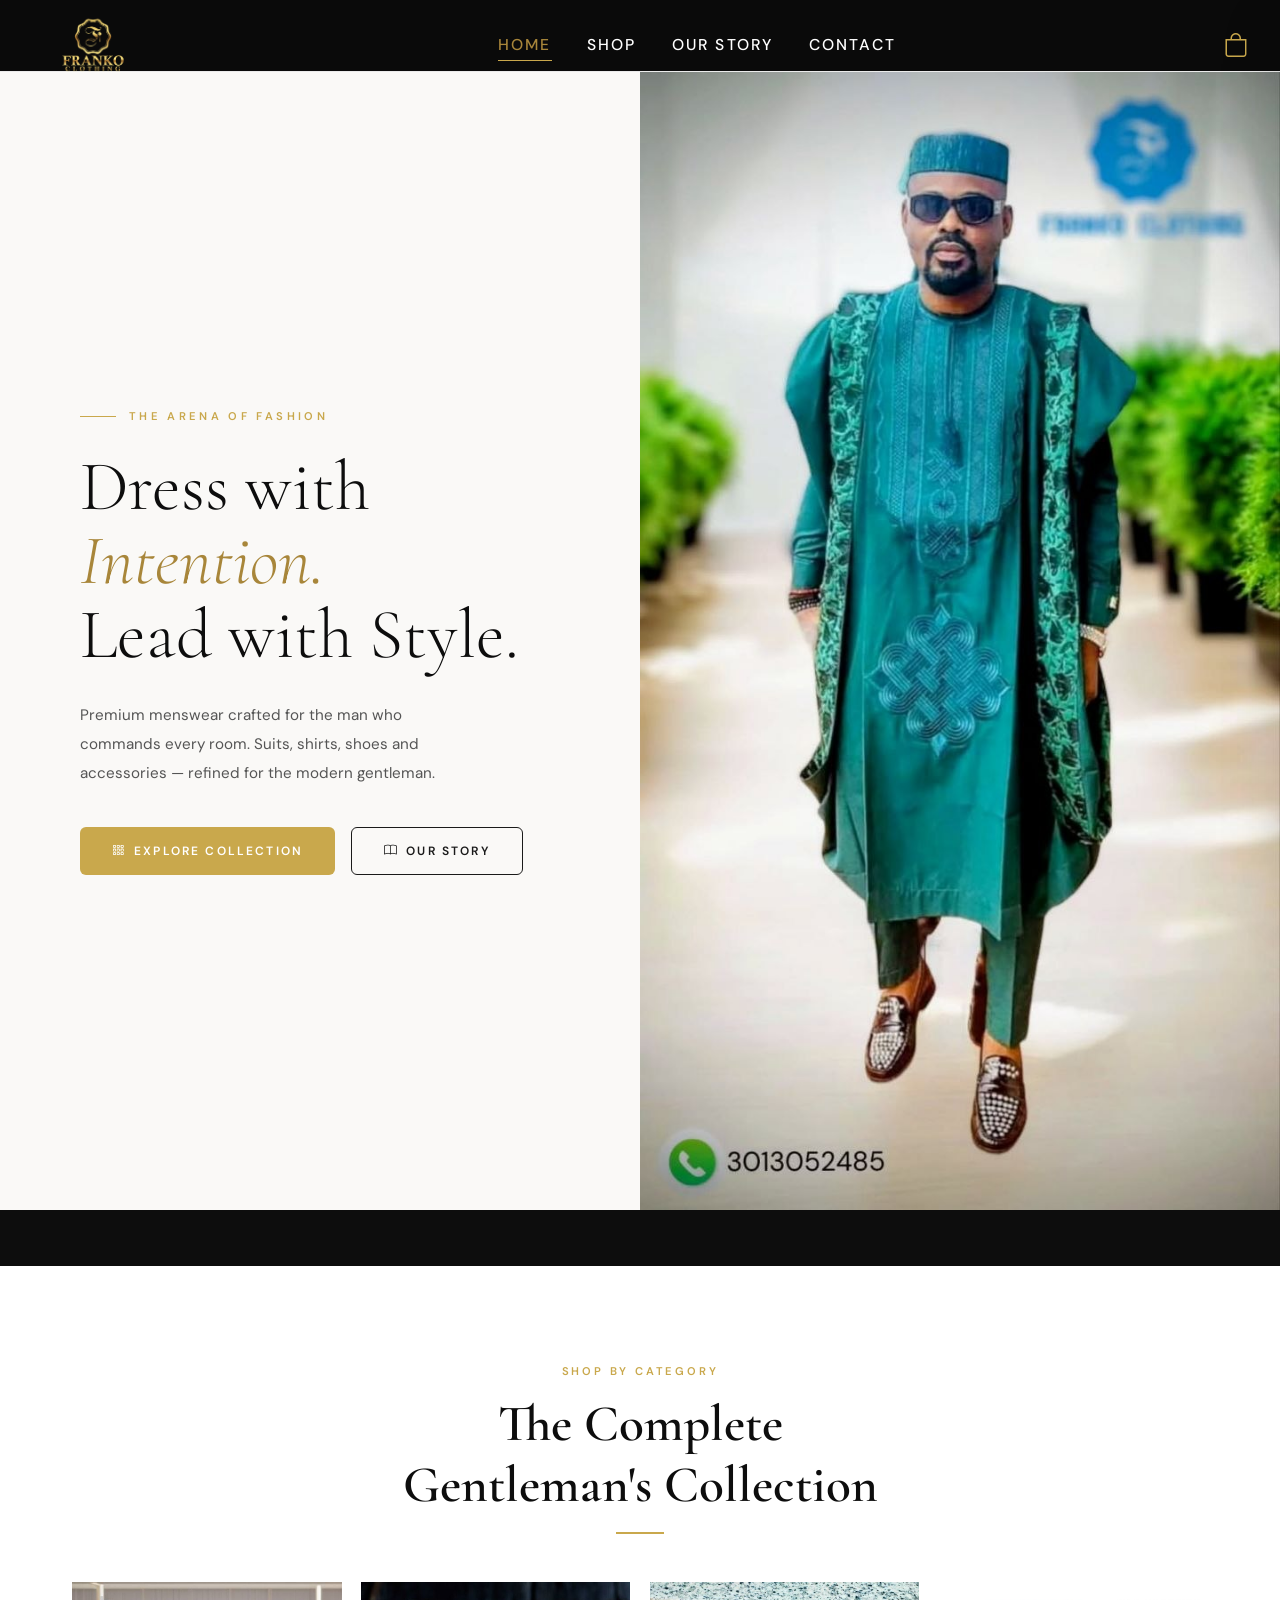
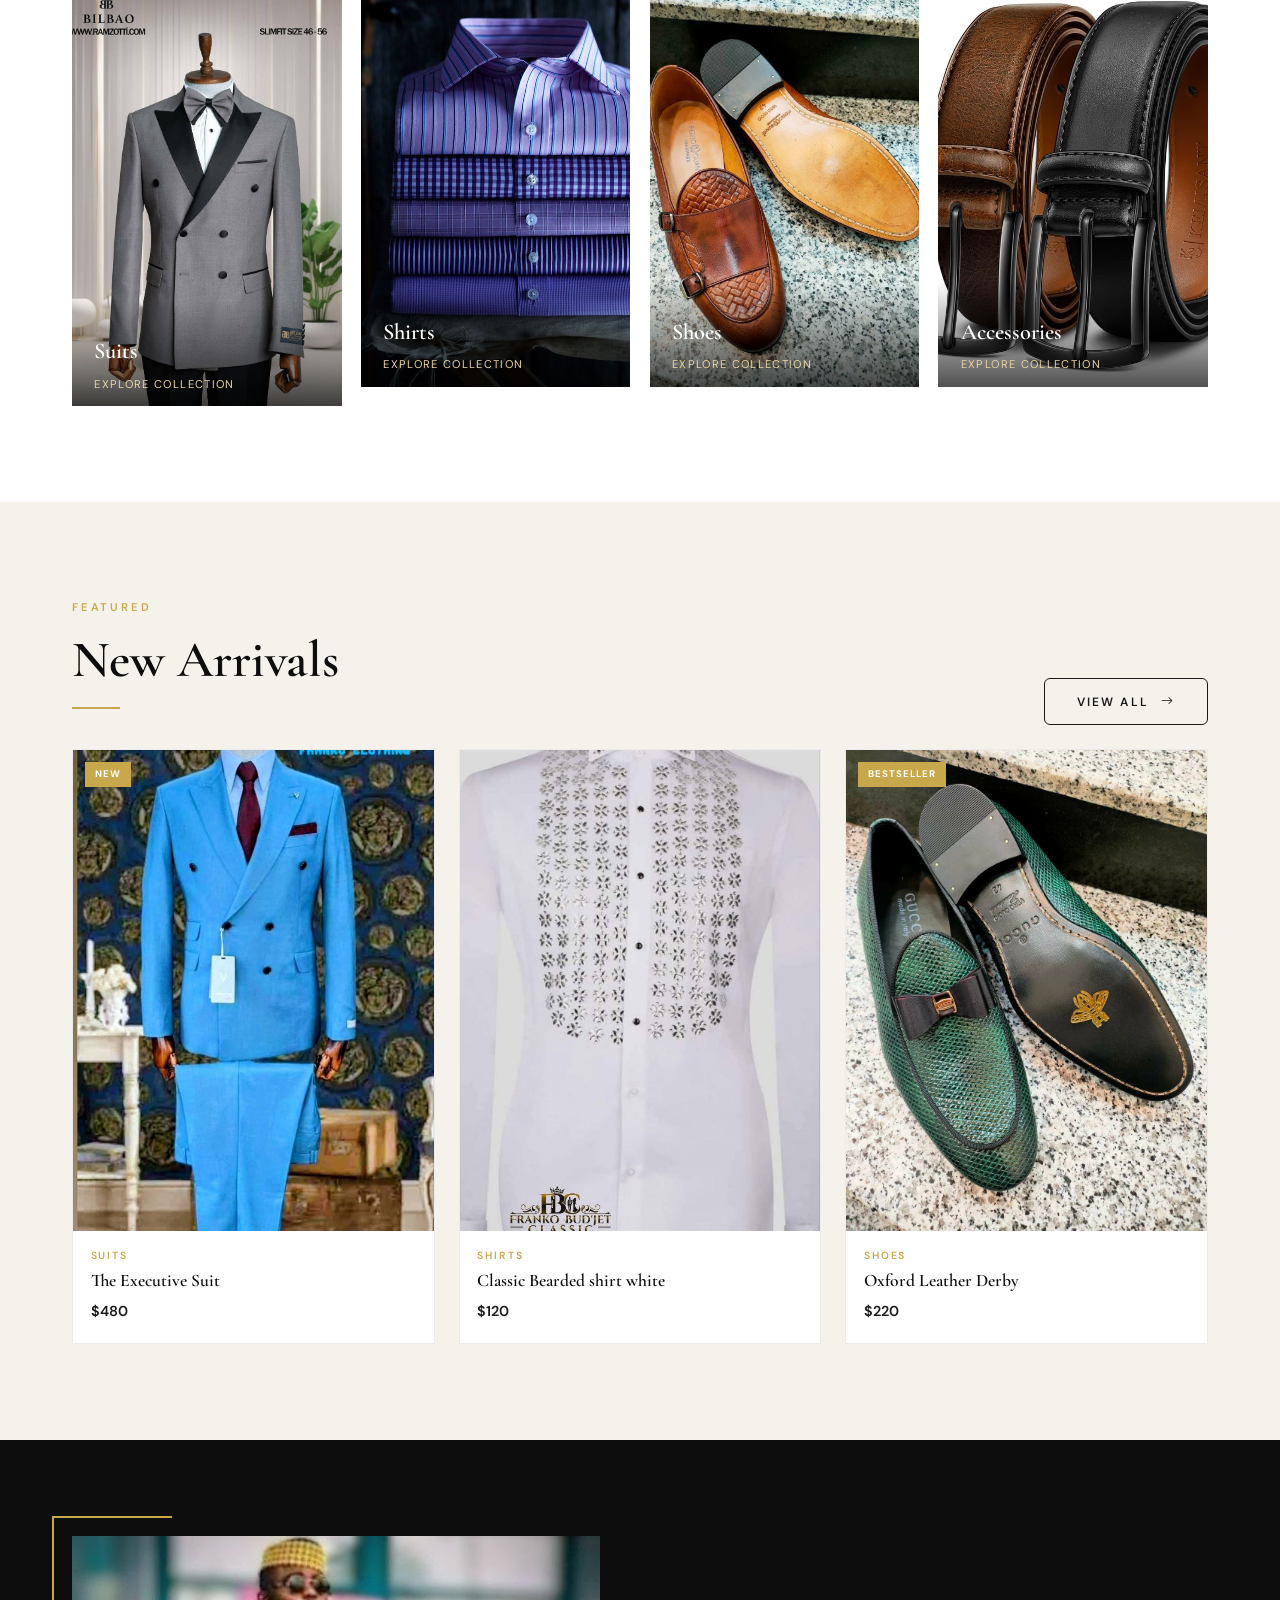
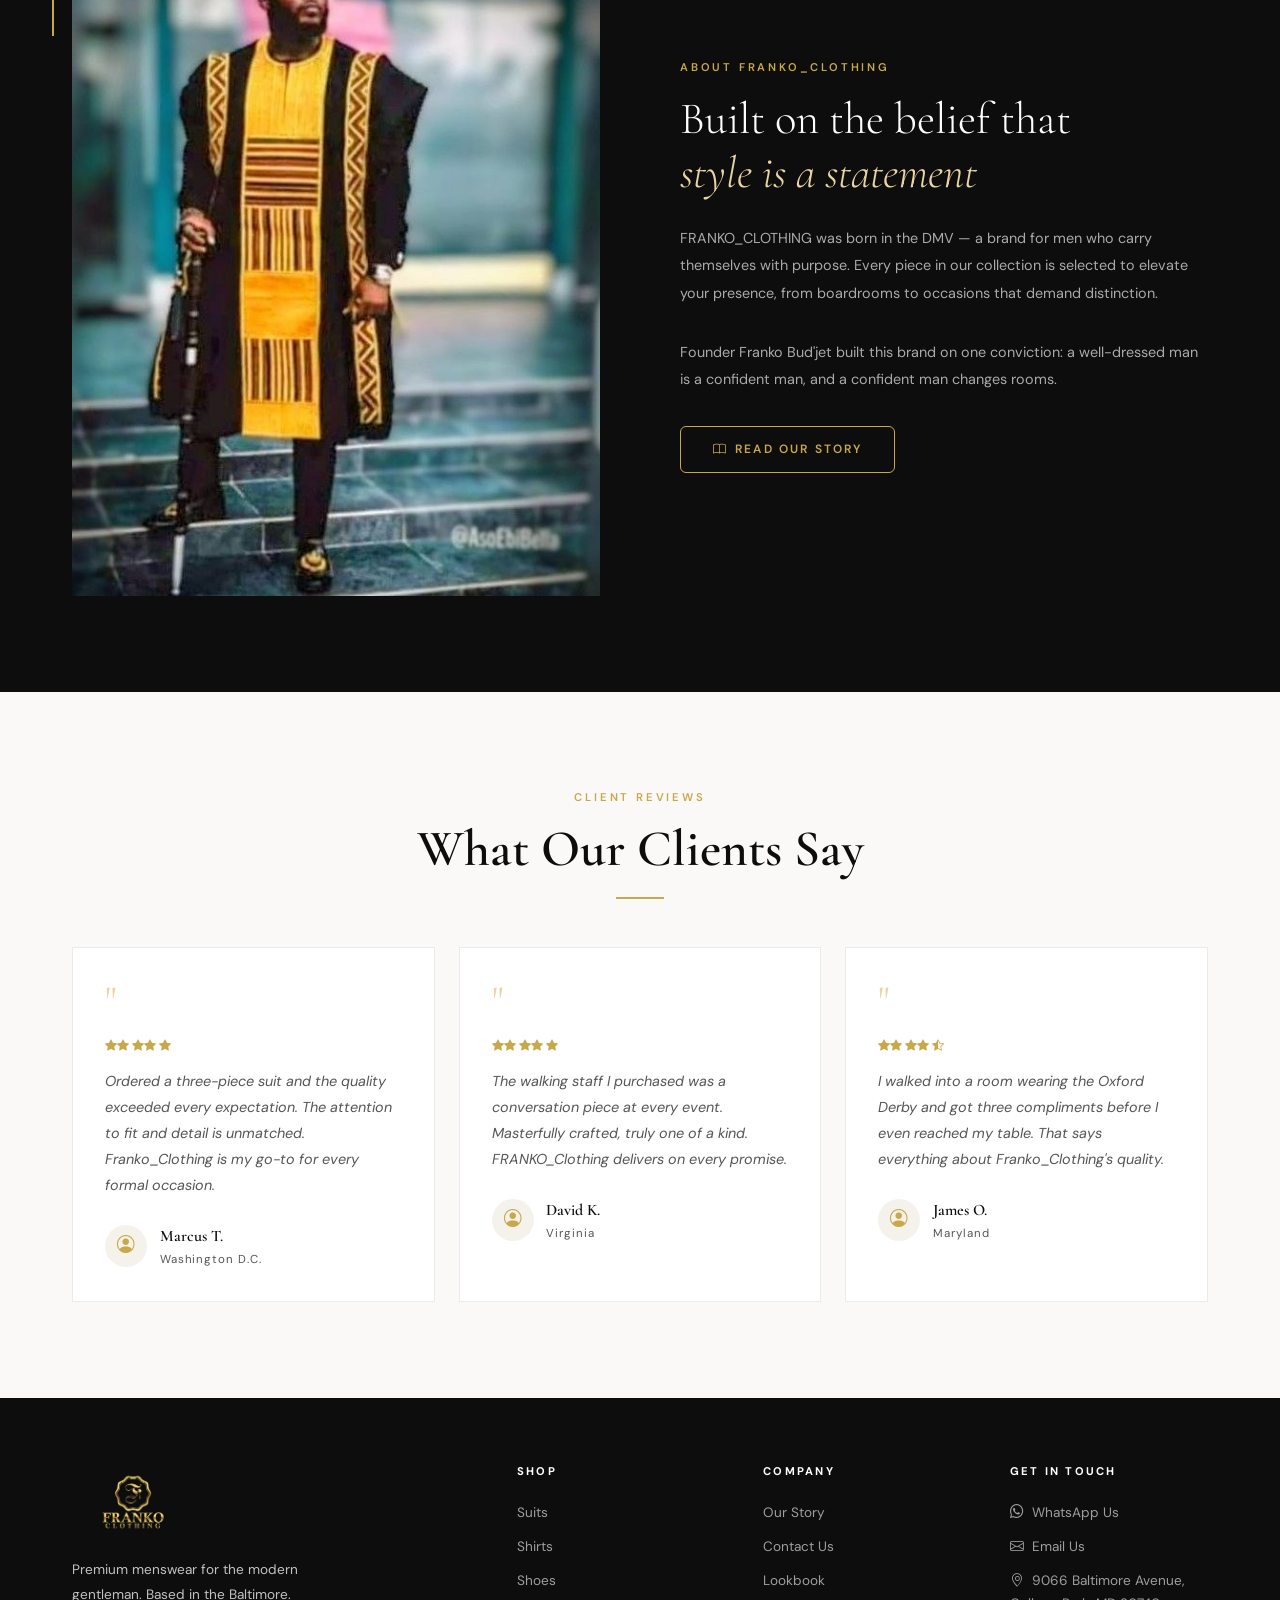
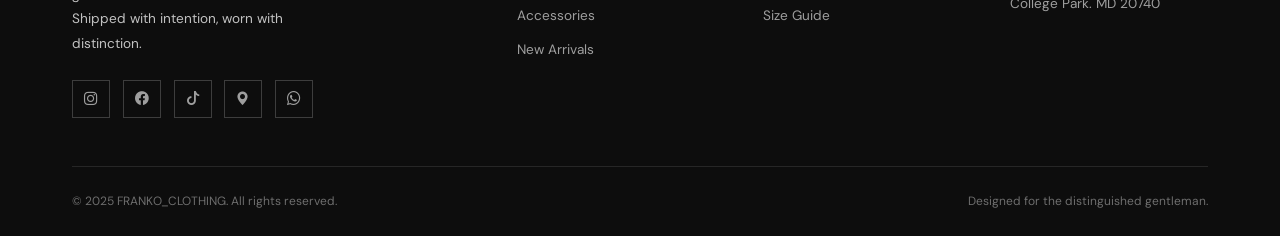
<file: franko-clothing/index.html>
<!DOCTYPE html>
<html lang="en">
<head>
  <meta charset="UTF-8" />
  <meta name="viewport" content="width=device-width, initial-scale=1.0" />
  <title>FRANKO_CLOTHING — Refined Menswear for the Modern Gentleman</title>
  <meta name="description" content="Premium menswear — suits, shirts, shoes, and accessories crafted for the distinguished man." />

  <!-- Bootstrap 5 CSS -->
  <link href="https://cdn.jsdelivr.net/npm/bootstrap@5.3.2/dist/css/bootstrap.min.css" rel="stylesheet" />
  <!-- Bootstrap Icons -->
  <link href="https://cdn.jsdelivr.net/npm/bootstrap-icons@1.11.3/font/bootstrap-icons.min.css" rel="stylesheet" />
  <!-- Custom Styles -->
  <link rel="stylesheet" href="css/style.css" />

  <style>
    /* ---- HERO SECTION ---- */
    .hero {
      min-height: 100vh;
      background: var(--off-white);
      display: grid;
      grid-template-columns: 1fr 1fr;
      padding-top: 72px;
      position: relative;
      overflow: hidden;
    }

    .hero-content {
      display: flex;
      flex-direction: column;
      justify-content: center;
      padding: 5rem 4rem 5rem 5rem;
    }

    .hero-eyebrow {
      font-size: 0.7rem;
      font-weight: 600;
      letter-spacing: 0.3em;
      text-transform: uppercase;
      color: var(--gold);
      margin-bottom: 1.5rem;
      display: flex;
      align-items: center;
      gap: 0.8rem;
    }

    .hero-eyebrow::before {
      content: '';
      display: block;
      width: 36px;
      height: 1px;
      background: var(--gold);
    }

    .hero-title {
      font-family: var(--font-display);
      font-size: clamp(3rem, 5.5vw, 5.2rem);
      font-weight: 300;
      line-height: 1.05;
      color: var(--black);
      margin-bottom: 1.8rem;
    }

    .hero-title em {
      font-style: italic;
      color: var(--gold-dark);
    }

    .hero-desc {
      font-size: 0.95rem;
      color: var(--mid);
      line-height: 1.9;
      max-width: 360px;
      margin-bottom: 2.5rem;
    }

    .hero-actions {
      display: flex;
      gap: 1rem;
      flex-wrap: wrap;
    }

    .hero-image-col {
      position: relative;
      overflow: hidden;
    }

    .hero-image-col .img-placeholder {
      height: 100%;
      min-height: 100vh;
      flex-direction: column;
      gap: 0.8rem;
    }

    /* Decorative geometric accent */
    .hero-accent {
      position: absolute;
      bottom: 3rem;
      left: 4rem;
      display: flex;
      align-items: center;
      gap: 2rem;
    }

    .hero-stat {
      text-align: center;
    }

    .hero-stat-num {
      font-family: var(--font-display);
      font-size: 2rem;
      font-weight: 600;
      color: var(--black);
      line-height: 1;
    }

    .hero-stat-label {
      font-size: 0.65rem;
      letter-spacing: 0.15em;
      text-transform: uppercase;
      color: var(--mid);
      margin-top: 0.2rem;
    }

    .hero-stat-divider {
      width: 1px;
      height: 40px;
      background: var(--border);
    }

    /* ---- MARQUEE STRIP ---- */
    .marquee-strip {
      background: var(--black);
      padding: 0.9rem 0;
      overflow: hidden;
      white-space: nowrap;
    }

    .marquee-inner {
      display: inline-flex;
      animation: marquee 22s linear infinite;
      gap: 0;
    }

    .marquee-item {
      font-size: 0.7rem;
      font-weight: 600;
      letter-spacing: 0.22em;
      text-transform: uppercase;
      color: rgba(255,255,255,0.7);
      padding: 0 2.5rem;
      display: inline-flex;
      align-items: center;
      gap: 1rem;
    }

    .marquee-item i {
      color: var(--gold);
      font-size: 0.6rem;
    }

    @keyframes marquee {
      0% { transform: translateX(0); }
      100% { transform: translateX(-50%); }
    }

    /* ---- CATEGORIES SECTION ---- */
    .categories-section {
      padding: 6rem 0;
      background: var(--white);
    }

    .category-grid {
      display: grid;
      grid-template-columns: repeat(4, 1fr);
      gap: 1.2rem;
      margin-top: 3rem;
    }

    .category-card {
      position: relative;
      overflow: hidden;
      cursor: pointer;
      aspect-ratio: 2/3;
      background: var(--cream);
    }

    .category-card:first-child {
      grid-row: span 2;
      aspect-ratio: auto;
    }

    .category-card .img-placeholder {
      min-height: 100%;
      height: 100%;
    }

    .category-overlay {
      position: absolute;
      bottom: 0;
      left: 0;
      width: 100%;
      background: linear-gradient(to top, rgba(0,0,0,0.75) 0%, transparent 100%);
      padding: 2rem 1.4rem 1.4rem;
      transform: translateY(10px);
      transition: var(--transition);
    }

    .category-card:hover .category-overlay {
      transform: translateY(0);
    }

    .category-name {
      font-family: var(--font-display);
      font-size: 1.4rem;
      font-weight: 600;
      color: var(--white);
      margin-bottom: 0.3rem;
    }

    .category-count {
      font-size: 0.7rem;
      letter-spacing: 0.12em;
      text-transform: uppercase;
      color: var(--gold-light);
    }

    .category-arrow {
      position: absolute;
      top: 1rem;
      right: 1rem;
      width: 36px;
      height: 36px;
      background: var(--gold);
      color: var(--white);
      display: flex;
      align-items: center;
      justify-content: center;
      font-size: 0.85rem;
      opacity: 0;
      transform: scale(0.8);
      transition: var(--transition);
    }

    .category-card:hover .category-arrow {
      opacity: 1;
      transform: scale(1);
    }

    /* ---- FEATURED SECTION ---- */
    .featured-section {
      padding: 6rem 0;
      background: var(--cream);
    }

    .featured-grid {
      display: grid;
      grid-template-columns: repeat(3, 1fr);
      gap: 1.5rem;
      margin-top: 3rem;
    }

    /* ---- OUR STORY STRIP ---- */
    .story-strip {
      background: var(--black);
      padding: 6rem 0;
      position: relative;
      overflow: hidden;
    }

    .story-strip-inner {
      display: grid;
      grid-template-columns: 1fr 1fr;
      gap: 5rem;
      align-items: center;
    }

    .story-strip-image {
      aspect-ratio: 4/5;
      background: rgba(255,255,255,0.05);
      position: relative;
    }

    .story-strip-image .img-placeholder {
      color: rgba(255,255,255,0.3);
      background: rgba(255,255,255,0.03);
      border: 1px solid rgba(255,255,255,0.08);
    }

    .story-strip-image::before {
      content: '';
      position: absolute;
      top: -20px;
      left: -20px;
      width: 120px;
      height: 120px;
      border-top: 2px solid var(--gold);
      border-left: 2px solid var(--gold);
      z-index: 1;
    }

    .story-label {
      font-size: 0.7rem;
      font-weight: 600;
      letter-spacing: 0.25em;
      text-transform: uppercase;
      color: var(--gold);
      margin-bottom: 1rem;
    }

    .story-title {
      font-family: var(--font-display);
      font-size: clamp(2rem, 3.5vw, 3rem);
      font-weight: 300;
      color: var(--white);
      line-height: 1.2;
      margin-bottom: 1.5rem;
    }

    .story-title em {
      font-style: italic;
      color: var(--gold-light);
    }

    .story-text {
      font-size: 0.9rem;
      color: rgba(255,255,255,0.65);
      line-height: 1.9;
      margin-bottom: 2rem;
    }

    /* ---- TESTIMONIALS ---- */
    .testimonials-section {
      padding: 6rem 0;
      background: var(--off-white);
    }

    .testimonials-grid {
      display: grid;
      grid-template-columns: repeat(3, 1fr);
      gap: 1.5rem;
      margin-top: 3rem;
    }

    .testimonial-card {
      background: var(--white);
      padding: 2rem;
      border: 1px solid var(--border);
      position: relative;
    }

    .testimonial-quote-icon {
      font-size: 2.5rem;
      color: var(--gold-light);
      line-height: 1;
      margin-bottom: 1rem;
      font-family: var(--font-display);
    }

    .testimonial-text {
      font-size: 0.9rem;
      line-height: 1.8;
      color: var(--mid);
      margin-bottom: 1.5rem;
      font-style: italic;
    }

    .testimonial-author {
      display: flex;
      align-items: center;
      gap: 0.8rem;
    }

    .testimonial-avatar {
      width: 42px;
      height: 42px;
      border-radius: 50%;
      background: var(--cream);
      display: flex;
      align-items: center;
      justify-content: center;
      color: var(--gold);
      font-size: 1.1rem;
    }

    .testimonial-name {
      font-family: var(--font-display);
      font-size: 1rem;
      font-weight: 600;
      color: var(--black);
    }

    .testimonial-role {
      font-size: 0.72rem;
      letter-spacing: 0.08em;
      color: var(--mid);
    }

    .stars {
      color: var(--gold);
      font-size: 0.75rem;
      margin-bottom: 0.8rem;
    }

    /* Responsive Hero */
    @media (max-width: 992px) {
      .hero {
        grid-template-columns: 1fr;
      }
      .hero-image-col {
        display: none;
      }
      .hero-content {
        padding: 4rem 2rem;
        text-align: center;
      }
      .hero-eyebrow { justify-content: center; }
      .hero-desc { margin: 0 auto 2rem; }
      .hero-actions { justify-content: center; }
      .hero-accent { left: 50%; transform: translateX(-50%); }
      .category-grid { grid-template-columns: repeat(2, 1fr); }
      .category-card:first-child { grid-row: auto; }
      .featured-grid { grid-template-columns: repeat(2, 1fr); }
      .story-strip-inner { grid-template-columns: 1fr; }
      .story-strip-image { display: none; }
      .testimonials-grid { grid-template-columns: 1fr; }
    }

    @media (max-width: 576px) {
      .category-grid { grid-template-columns: 1fr; }
      .featured-grid { grid-template-columns: 1fr; }
    }
  </style>
</head>
<body>

<!-- ===================== NAVIGATION ===================== -->
<nav class="navbar">
  <a href="index.html" class="navbar-brand"><img src="images/logo.png" alt="FRANKO_CLOTHING" class="nav-logo"></a>

  <div class="nav-links">
    <a href="index.html" class="active">Home</a>
    <a href="pages/shop.html">Shop</a>
    <a href="pages/about.html">Our Story</a>
    <a href="pages/contact.html">Contact</a>
  </div>

  <div class="d-flex align-items-center gap-3">
    <!-- Cart trigger -->
    <div class="nav-cart" onclick="openCart()" title="View Cart">
      <i class="bi bi-bag"></i>
      <span class="cart-badge" style="display:none;">0</span>
    </div>
    <!-- Hamburger for mobile -->
    <button class="hamburger" id="hamburger" aria-label="Menu">
      <span></span><span></span><span></span>
    </button>
  </div>
</nav>

<!-- Mobile Navigation Drawer -->
<div class="mobile-nav" id="mobileNav">
  <a href="index.html">Home</a>
  <a href="pages/shop.html">Shop</a>
  <a href="pages/about.html">Our Story</a>
  <a href="pages/contact.html">Contact</a>
</div>

<!-- ===================== SECTION 1: HERO ===================== -->
<section class="hero">
  <!-- Left: Content -->
  <div class="hero-content">
    <div class="hero-eyebrow reveal">THE ARENA OF FASHION</div>

    <h1 class="hero-title reveal" style="transition-delay:0.1s;">
      Dress with<br>
      <em>Intention.</em><br>
      Lead with Style.
    </h1>

    <p class="hero-desc reveal" style="transition-delay:0.2s;">
      Premium menswear crafted for the man who commands every room.
      Suits, shirts, shoes and accessories — refined for the modern gentleman.
    </p>

    <div class="hero-actions reveal" style="transition-delay:0.3s;">
      <a href="pages/shop.html" class="btn btn-primary">
        <i class="bi bi-grid-3x3-gap"></i> Explore Collection
      </a>
      <a href="pages/about.html" class="btn btn-outline">
        <i class="bi bi-book"></i> Our Story
      </a>
    </div>

    <!-- Stats row -->
    <!-- <div class="hero-accent reveal" style="transition-delay:0.4s;">
      <div class="hero-stat">
        <div class="hero-stat-num">500+</div>
        <div class="hero-stat-label">Products</div>
      </div>
      <div class="hero-stat-divider"></div>
      <div class="hero-stat">
        <div class="hero-stat-num">DMV</div>
        <div class="hero-stat-label">Based</div>
      </div>
      <div class="hero-stat-divider"></div>
      <div class="hero-stat">
        <div class="hero-stat-num">100%</div>
        <div class="hero-stat-label">Premium</div>
      </div>
    </div> -->
  </div>

  <!-- Right: Hero Image -->
  <div class="hero-image-col">
    <img src="images/hero/hero-main.jpg" alt="Hero Model" loading="lazy" style="width:100%;height:100%;object-fit:cover; object-position: bottom;">
  </div>
</section>

<!-- ===================== MARQUEE STRIP ===================== -->
<div class="marquee-strip">
  <div class="marquee-inner">
    <!-- First set -->
    <!-- <span class="marquee-item">Premium Suits <i class="bi bi-diamond-fill"></i></span>
    <span class="marquee-item">Luxury Shirts <i class="bi bi-diamond-fill"></i></span>
    <span class="marquee-item">Fine Shoes <i class="bi bi-diamond-fill"></i></span>
    <span class="marquee-item">Exclusive Accessories <i class="bi bi-diamond-fill"></i></span>
    <span class="marquee-item">Walking Sticks & Staffs <i class="bi bi-diamond-fill"></i></span>
    <span class="marquee-item">New Arrivals 2025 <i class="bi bi-diamond-fill"></i></span>
    <span class="marquee-item">DMV's Finest <i class="bi bi-diamond-fill"></i></span> -->
    <!-- Duplicate for seamless loop -->
    <!-- <span class="marquee-item">Premium Suits <i class="bi bi-diamond-fill"></i></span>
    <span class="marquee-item">Luxury Shirts <i class="bi bi-diamond-fill"></i></span>
    <span class="marquee-item">Fine Shoes <i class="bi bi-diamond-fill"></i></span>
    <span class="marquee-item">Exclusive Accessories <i class="bi bi-diamond-fill"></i></span>
    <span class="marquee-item">Walking Sticks & Staffs <i class="bi bi-diamond-fill"></i></span>
    <span class="marquee-item">New Arrivals 2025 <i class="bi bi-diamond-fill"></i></span>
    <span class="marquee-item">DMV's Finest <i class="bi bi-diamond-fill"></i></span> -->
  </div>
</div>

<!-- ===================== SECTION 2: CATEGORIES ===================== -->
<section class="categories-section">
  <div class="container">
    <div class="text-center reveal">
      <div class="section-label">Shop by Category</div>
      <h2 class="section-title">The Complete<br>Gentleman's Collection</h2>
      <div class="gold-line centered"></div>
    </div>

    <div class="category-grid stagger-children">

      <!-- Suits - tall card -->
      <a href="pages/shop.html?cat=suits" class="category-card reveal">
        <img src="images/suits/grey-and-black-suit.jpg" alt="Suits Collection" loading="lazy" style="width:100%;height:100%;object-fit:cover;">
        <div class="category-overlay">
          <div class="category-name">Suits</div>
          <div class="category-count">Explore Collection</div>
        </div>
        <div class="category-arrow"><i class="bi bi-arrow-up-right"></i></div>
      </a>

      <!-- Shirts -->
      <a href="pages/shop.html?cat=shirts" class="category-card reveal">
        <img src="images/shirts/oxford-shirts.jfif" alt="Shirts Collection" loading="lazy" style="width:100%;height:100%;object-fit:cover;">
        <div class="category-overlay">
          <div class="category-name">Shirts</div>
          <div class="category-count">Explore Collection</div>
        </div>
        <div class="category-arrow"><i class="bi bi-arrow-up-right"></i></div>
      </a>

      <!-- Shoes -->
      <a href="pages/shop.html?cat=shoes" class="category-card reveal">
        <img src="images/shoes/shoes-001 (1).jpg" alt="Shoes Collection" loading="lazy" style="width:100%;height:100%;object-fit:cover;">
        <div class="category-overlay">
          <div class="category-name">Shoes</div>
          <div class="category-count">Explore Collection</div>
        </div>
        <div class="category-arrow"><i class="bi bi-arrow-up-right"></i></div>
      </a>

      <!-- Accessories -->
      <a href="pages/shop.html?cat=accessories" class="category-card reveal">
        <img src="images/accessories/kemisant-men-belt-2pack.jfif" alt="Accessories" loading="lazy" style="width:100%;height:100%;object-fit:cover;">
        <div class="category-overlay">
          <div class="category-name">Accessories</div>
          <div class="category-count">Explore Collection</div>
        </div>
        <div class="category-arrow"><i class="bi bi-arrow-up-right"></i></div>
      </a>

    </div>
  </div>
</section>

<!-- =====================
     SECTION 3: FEATURED PRODUCTS
     ===================== -->
<section class="featured-section">
  <div class="container">
    <div class="d-flex justify-content-between align-items-end reveal flex-wrap gap-3">
      <div>
        <div class="section-label">Featured</div>
        <h2 class="section-title">New Arrivals</h2>
        <div class="gold-line"></div>
      </div>
      <a href="pages/shop.html" class="btn btn-outline">
        View All <i class="bi bi-arrow-right ms-1"></i>
      </a>
    </div>

    <div class="featured-grid stagger-children mt-4">

      <!-- Product 1 -->
      <div class="product-card reveal" data-category="suits">
        <div class="product-image">
          <img src="images/suits/blue-suit.jpg" alt="The Executive Suit" loading="lazy" style="width:100%;height:100%;object-fit:cover;">
          <div class="product-badge">New</div>
          <div class="product-actions-overlay">
            <button class="btn btn-primary" onclick="addToCart('The Executive Suit', 480, 'Suits', '')">
              <i class="bi bi-bag-plus"></i> Add to Cart
            </button>
            <button class="btn btn-white" onclick="buyNow('The Executive Suit', 480)">
              <i class="bi bi-whatsapp"></i> Buy Now
            </button>
          </div>
        </div>
        <div class="product-info">
          <div class="product-category">Suits</div>
          <div class="product-name">The Executive Suit</div>
          <div class="product-price">$480</div>
        </div>
      </div>

      <!-- Product 2 -->
      <div class="product-card reveal" data-category="shirts">
        <div class="product-image">
          <img src="images/shirts/classic-beaded-shirt-white.jpg" alt="Classic Bearded shirt white" loading="lazy" style="width:100%;height:100%;object-fit:cover;">
          <div class="product-actions-overlay">
            <button class="btn btn-primary" onclick="addToCart('Classic Bearded shirt white', 120, 'Shirts', '')">
              <i class="bi bi-bag-plus"></i> Add to Cart
            </button>
            <button class="btn btn-white" onclick="buyNow('Classic Bearded shirt white', 120)">
              <i class="bi bi-whatsapp"></i> Buy Now
            </button>
          </div>
        </div>
        <div class="product-info">
          <div class="product-category">Shirts</div>
          <div class="product-name">Classic Bearded shirt white</div>
          <div class="product-price">$120</div>
        </div>
      </div>

      <!-- Product 3 -->
      <div class="product-card reveal" data-category="shoes">
        <div class="product-image">
          <img src="images/shoes/shoes-001 (2).jpg" alt="Oxford Leather Derby" loading="lazy" style="width:100%;height:100%;object-fit:cover;">
          <div class="product-badge">Bestseller</div>
          <div class="product-actions-overlay">
            <button class="btn btn-primary" onclick="addToCart('Oxford Leather Derby', 220, 'Shoes', '')">
              <i class="bi bi-bag-plus"></i> Add to Cart
            </button>
            <button class="btn btn-white" onclick="buyNow('Oxford Leather Derby', 220)">
              <i class="bi bi-whatsapp"></i> Buy Now
            </button>
          </div>
        </div>
        <div class="product-info">
          <div class="product-category">Shoes</div>
          <div class="product-name">Oxford Leather Derby</div>
          <div class="product-price">$220</div>
        </div>
      </div>

    </div>
  </div>
</section>

<!-- ===================== SECTION 4: OUR STORY STRIP ===================== -->
<section class="story-strip">
  <div class="container">
    <div class="story-strip-inner">

      <div class="story-strip-image reveal reveal-left">
        <img src="images/about/founder-franko.jpg" alt="Founder" loading="lazy" style="width:100%;height:100%;object-fit:cover;">
      </div>

      <div class="reveal reveal-right">
        <div class="story-label">About Franko_Clothing</div>
        <h2 class="story-title">
          Built on the belief that<br>
          <em>style is a statement</em>
        </h2>
        <p class="story-text">
          FRANKO_CLOTHING was born in the DMV — a brand for men who carry themselves
          with purpose. Every piece in our collection is selected to elevate your presence,
          from boardrooms to occasions that demand distinction.
        </p>
        <p class="story-text">
          Founder Franko Bud'jet built this brand on one conviction:
          a well-dressed man is a confident man, and a confident man changes rooms.
        </p>
        <a href="pages/about.html" class="btn btn-outline-gold">
          <i class="bi bi-book"></i> Read Our Story
        </a>
      </div>

    </div>
  </div>
</section>

<!-- ===================== SECTION 5: TESTIMONIALS ===================== -->
<section class="testimonials-section">
  <div class="container">
    <div class="text-center reveal">
      <div class="section-label">Client Reviews</div>
      <h2 class="section-title">What Our Clients Say</h2>
      <div class="gold-line centered"></div>
    </div>

    <div class="testimonials-grid stagger-children mt-5">

      <div class="testimonial-card reveal">
        <div class="testimonial-quote-icon">"</div>
        <div class="stars">
          <i class="bi bi-star-fill"></i><i class="bi bi-star-fill"></i>
          <i class="bi bi-star-fill"></i><i class="bi bi-star-fill"></i>
          <i class="bi bi-star-fill"></i>
        </div>
        <p class="testimonial-text">
          Ordered a three-piece suit and the quality exceeded every expectation.
          The attention to fit and detail is unmatched. Franko_Clothing is my go-to for every formal occasion.
        </p>
        <div class="testimonial-author">
          <div class="testimonial-avatar"><i class="bi bi-person-circle"></i></div>
          <div>
            <div class="testimonial-name">Marcus T.</div>
            <div class="testimonial-role">Washington D.C.</div>
          </div>
        </div>
      </div>

      <div class="testimonial-card reveal">
        <div class="testimonial-quote-icon">"</div>
        <div class="stars">
          <i class="bi bi-star-fill"></i><i class="bi bi-star-fill"></i>
          <i class="bi bi-star-fill"></i><i class="bi bi-star-fill"></i>
          <i class="bi bi-star-fill"></i>
        </div>
        <p class="testimonial-text">
          The walking staff I purchased was a conversation piece at every event.
          Masterfully crafted, truly one of a kind. FRANKO_Clothing delivers on every promise.
        </p>
        <div class="testimonial-author">
          <div class="testimonial-avatar"><i class="bi bi-person-circle"></i></div>
          <div>
            <div class="testimonial-name">David K.</div>
            <div class="testimonial-role">Virginia</div>
          </div>
        </div>
      </div>

      <div class="testimonial-card reveal">
        <div class="testimonial-quote-icon">"</div>
        <div class="stars">
          <i class="bi bi-star-fill"></i><i class="bi bi-star-fill"></i>
          <i class="bi bi-star-fill"></i><i class="bi bi-star-fill"></i>
          <i class="bi bi-star-half"></i>
        </div>
        <p class="testimonial-text">
          I walked into a room wearing the Oxford Derby and got three compliments
          before I even reached my table. That says everything about Franko_Clothing's quality.
        </p>
        <div class="testimonial-author">
          <div class="testimonial-avatar"><i class="bi bi-person-circle"></i></div>
          <div>
            <div class="testimonial-name">James O.</div>
            <div class="testimonial-role">Maryland</div>
          </div>
        </div>
      </div>

    </div>
  </div>
</section>

<!-- =====================
     SECTION 6: FOOTER
     ===================== -->
<footer class="footer">
  <div class="container">
    <div class="footer-grid">

      <!-- Brand column -->
      <div class="reveal">
        <div class="footer-brand-name"><a href="index.html" class="navbar-brand"><img src="images/logo.png" alt="FRANKO CLOTHING"              class="nav-logo" style="height: 80px; width: auto;"></a>
        </div>
        <p class="footer-tagline">
          Premium menswear for the modern gentleman. Based in the Baltimore.
          Shipped with intention, worn with distinction.
        </p>
        <div class="social-links">
          <a href="https://www.instagram.com/franko_budjet?igsh=eThvZTBqY2NsdGg0" class="social-link" title="Instagram"><i class="bi bi-instagram"></i></a>
          <a href="https://www.facebook.com/share/1F2oCNVqxN/" class="social-link" title="Facebook"><i class="bi bi-facebook"></i></a>
          <a href="https://www.tiktok.com/@thearenaoffashion?_r=1&_t=ZT-95EBECxkHXC" class="social-link" title="TikTok"><i class="bi bi-tiktok"></i></a>
          <a href="https://https://maps.app.goo.gl/1bZXSBhwNqYVZpEu7" class="social-link" title="google-maps"><i class="bi bi-geo-alt-fill"></i></a>
          <a href="https://wa.me/2408605101" class="social-link" title="WhatsApp"><i class="bi bi-whatsapp"></i></a>
        </div>
      </div>

      <!-- Shop links -->
      <div class="reveal">
        <div class="footer-heading">Shop</div>
        <div class="footer-links">
          <a href="pages/shop.html?cat=suits">Suits</a>
          <a href="pages/shop.html?cat=shirts">Shirts</a>
          <a href="pages/shop.html?cat=shoes">Shoes</a>
          <a href="pages/shop.html?cat=accessories">Accessories</a>
          <a href="pages/shop.html">New Arrivals</a>
        </div>
      </div>

      <!-- Company links -->
      <div class="reveal">
        <div class="footer-heading">Company</div>
        <div class="footer-links">
          <a href="pages/about.html">Our Story</a>
          <a href="pages/contact.html">Contact Us</a>
          <a href="#">Lookbook</a>
          <a href="#">Size Guide</a>
        </div>
      </div>

      <!-- Contact info -->
      <div class="reveal">
        <div class="footer-heading">Get in Touch</div>
        <div class="footer-links">
          <a href="https://wa.me/2347068935733"><i class="bi bi-whatsapp me-2"></i>WhatsApp Us</a>
          <a href="mailto:frankoclothingllc@gmail.com@gmail.com"><i class="bi bi-envelope me-2"></i>Email Us</a>
          <a href="https://maps.app.goo.gl/1bZXSBhwNqYVZpEu7" target="_blank"><i class="bi bi-geo-alt me-2"></i>9066 Baltimore Avenue, College Park. MD 20740</a>
        </div>
      </div>

    </div>

    <!-- Footer bottom bar -->
    <div class="footer-bottom">
      <span>&copy; 2025 FRANKO_CLOTHING. All rights reserved.</span>
      <span>Designed for the distinguished gentleman.</span>
    </div>
  </div>
</footer>

<!-- =====================
     CART SIDEBAR
     ===================== -->
<div class="cart-overlay" id="cartOverlay"></div>
<div class="cart-sidebar" id="cartSidebar">
  <div class="cart-header">
    <h3>Your Cart</h3>
    <button class="cart-close" onclick="closeCart()"><i class="bi bi-x-lg"></i></button>
  </div>
  <div class="cart-items" id="cartItems"></div>
  <div class="cart-footer">
    <div class="cart-total">
      <span>Total</span>
      <span id="cartTotal">$0</span>
    </div>
    <button class="btn btn-primary cart-checkout-btn" onclick="checkoutViaWhatsApp()">
      <i class="bi bi-whatsapp"></i> Checkout via WhatsApp
    </button>
  </div>
</div>

<!-- Bootstrap JS -->
<script src="https://cdn.jsdelivr.net/npm/bootstrap@5.3.2/dist/js/bootstrap.bundle.min.js"></script>
<!-- Main JS -->
<script src="js/main.js"></script>
</body>
</html>
</file>
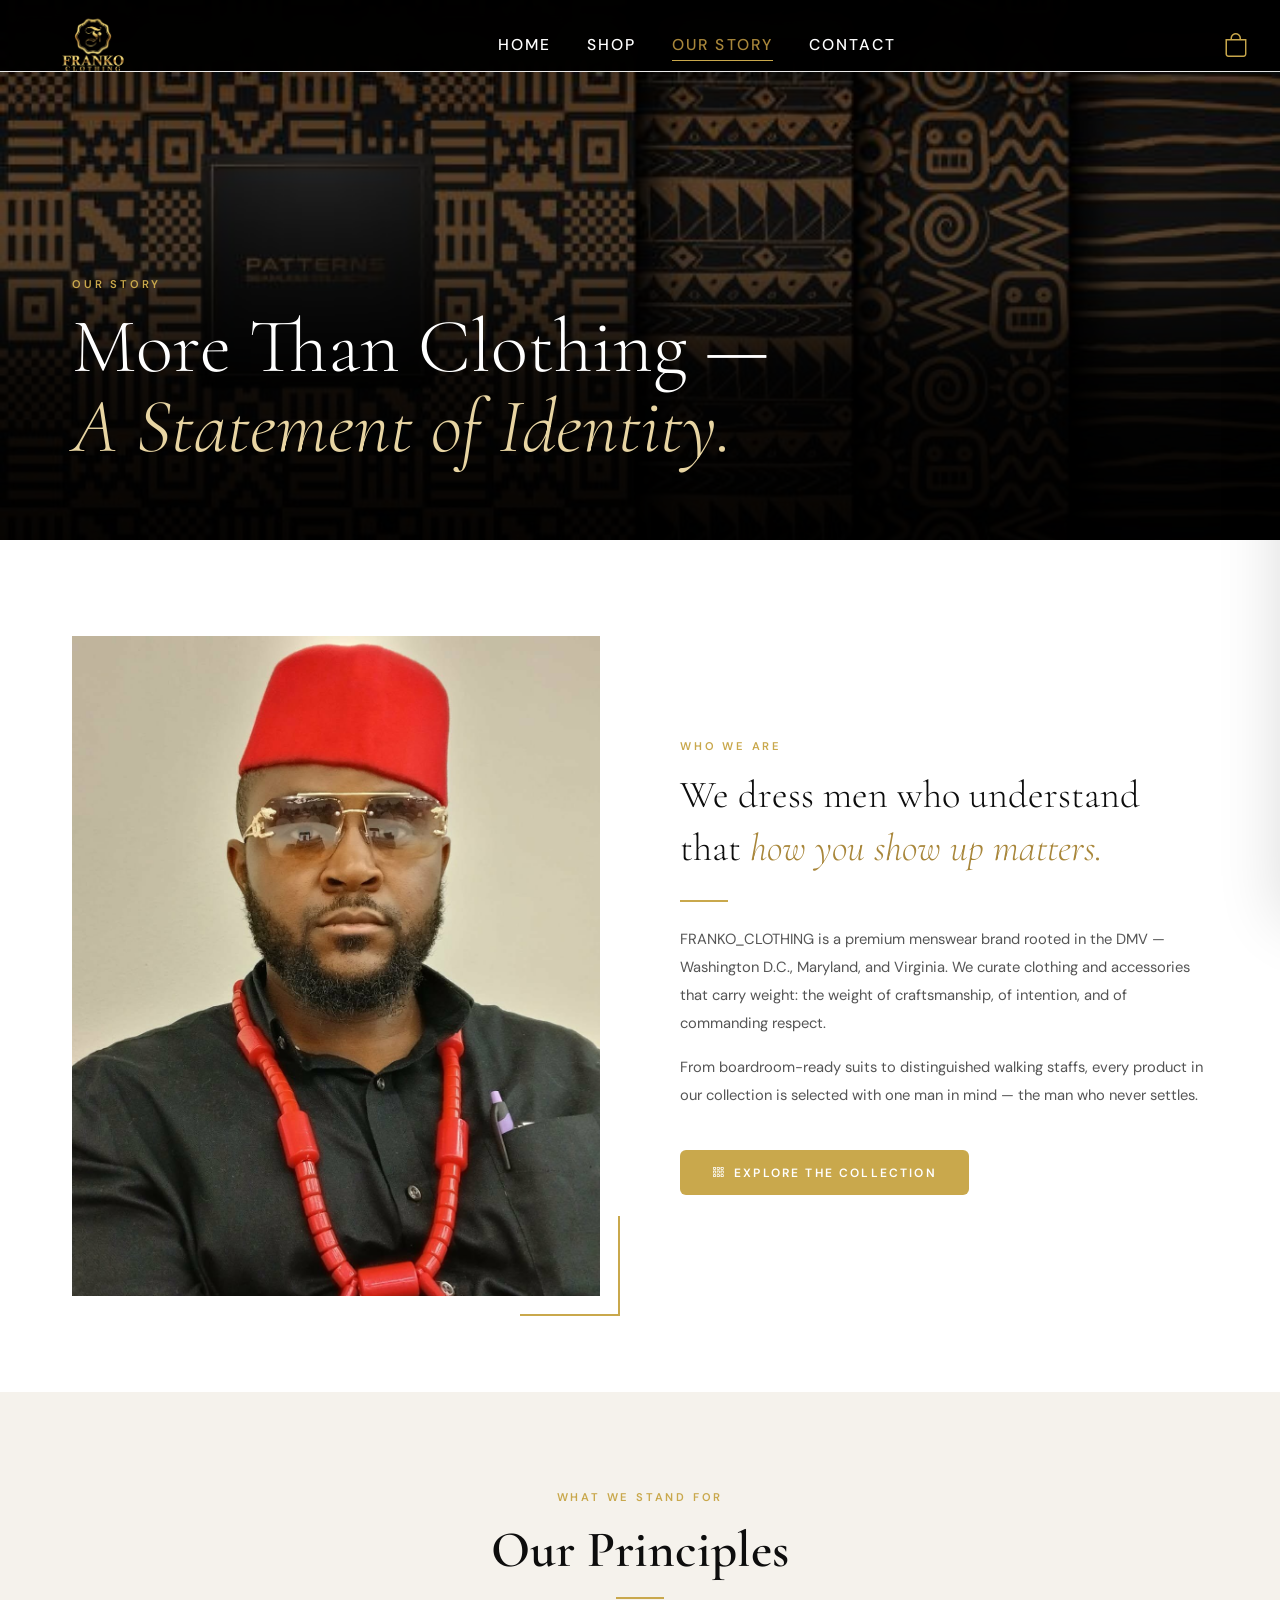
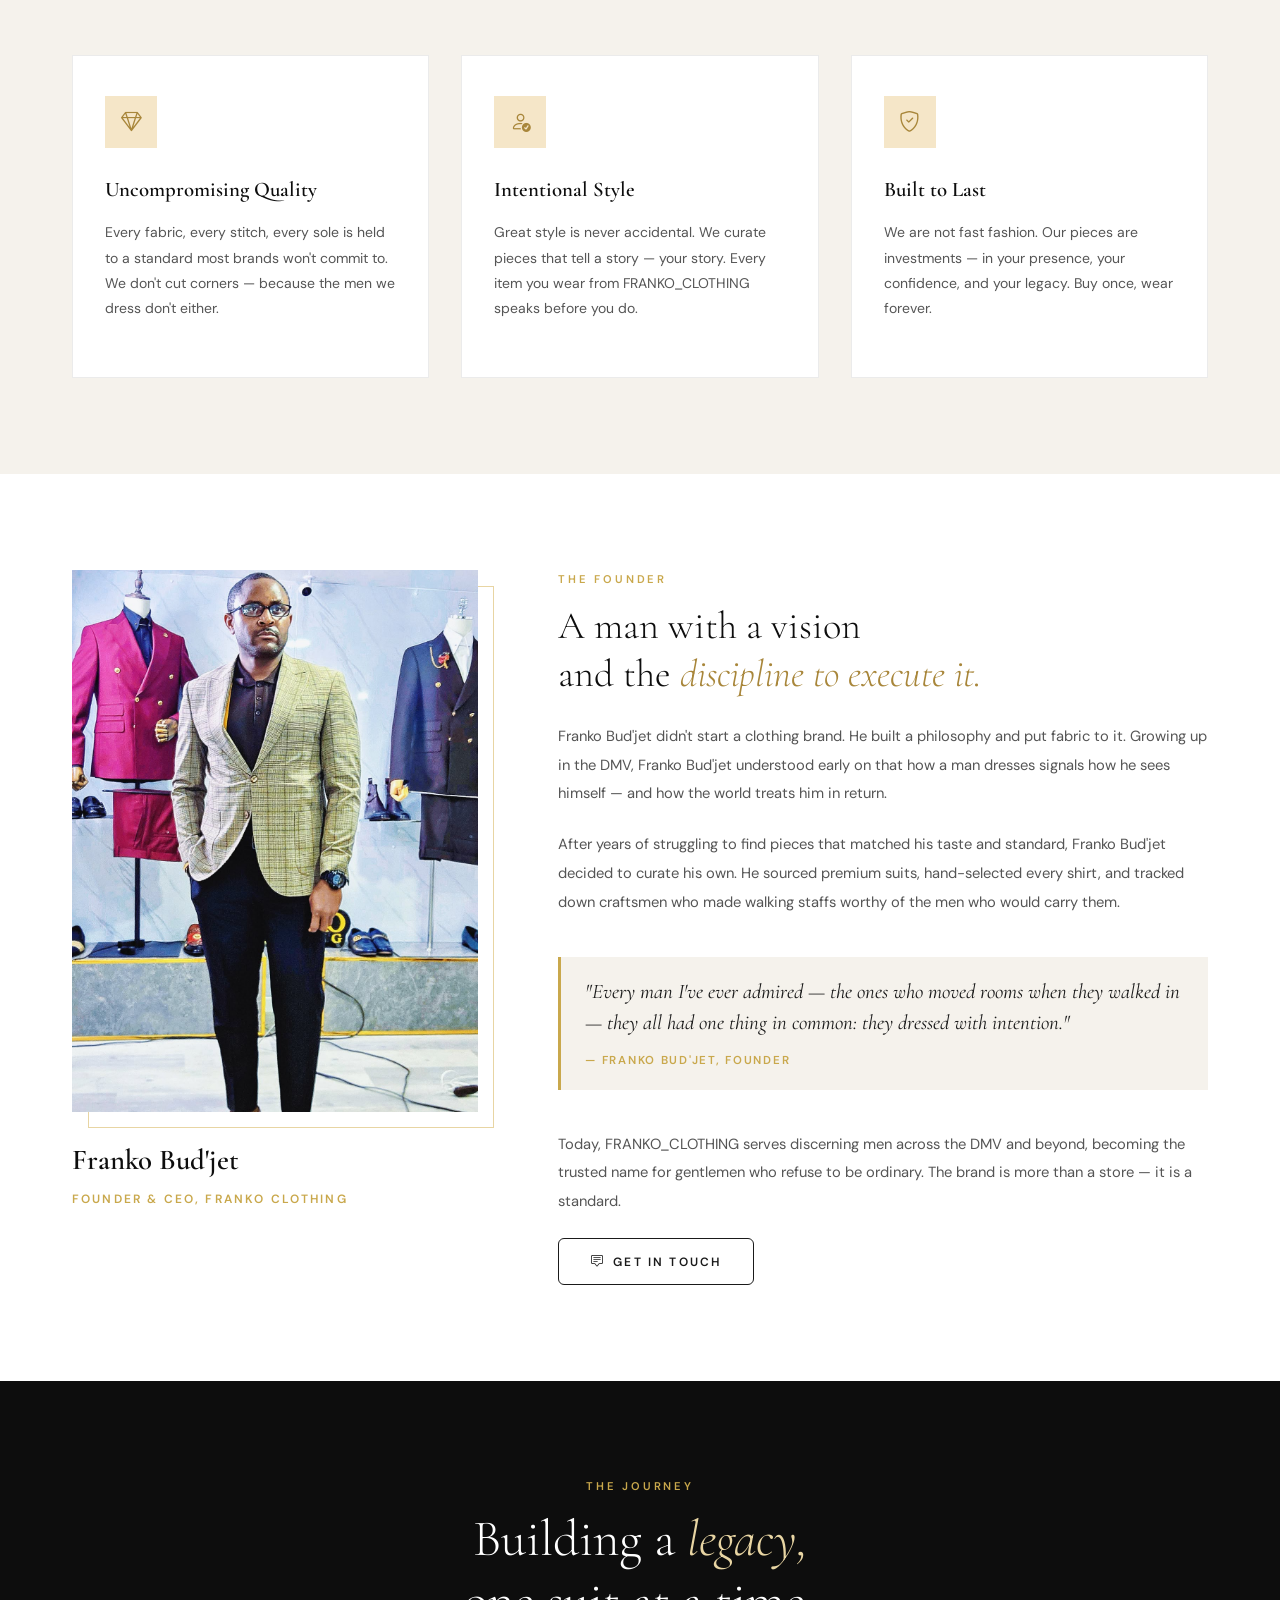
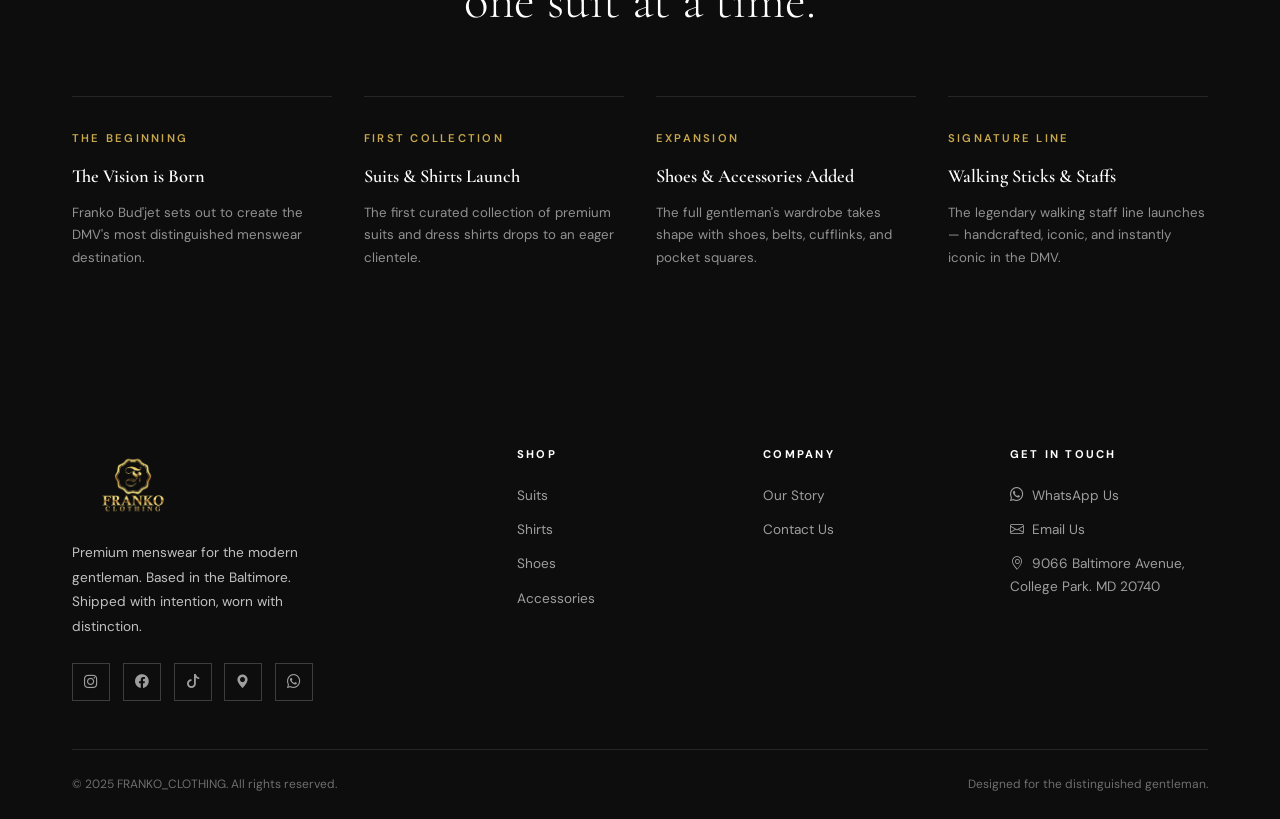
<file: franko-clothing/pages/about.html>
<!DOCTYPE html>
<html lang="en">
<head>
  <meta charset="UTF-8" />
  <meta name="viewport" content="width=device-width, initial-scale=1.0" />
  <title>Our Story — FRANKO CLOTHING</title>
  <meta name="description" content="The story behind FRANKO CLOTHING — DMV's premium menswear brand built by Franko Bud'jet." />

  <link href="https://cdn.jsdelivr.net/npm/bootstrap@5.3.2/dist/css/bootstrap.min.css" rel="stylesheet" />
  <link href="https://cdn.jsdelivr.net/npm/bootstrap-icons@1.11.3/font/bootstrap-icons.min.css" rel="stylesheet" />
  <link rel="stylesheet" href="../css/style.css" />

  <style>
    /* ---- PAGE HERO ---- */
    .about-hero {
      min-height: 60vh;
      background: var(--black);
      display: flex;
      align-items: flex-end;
      padding-bottom: 4rem;
      padding-top: 72px;
      position: relative;
      overflow: hidden;
    }

    .about-hero-bg {
      position: absolute;
      inset: 0;
      background: var(--black);
      z-index: 0;
    }

    .about-hero-bg .img-placeholder {
      height: 100%;
      opacity: 0.35;
      background: rgba(255,255,255,0.02);
      color: rgba(255,255,255,0.1);
    }

    .about-hero-overlay {
      position: absolute;
      inset: 0;
      background: linear-gradient(to top, rgba(0,0,0,0.9) 30%, rgba(0,0,0,0.2) 100%);
      z-index: 1;
    }

    .about-hero-content {
      position: relative;
      z-index: 2;
    }

    .about-hero-title {
      font-family: var(--font-display);
      font-size: clamp(3rem, 6vw, 5.5rem);
      font-weight: 300;
      color: var(--white);
      line-height: 1.05;
    }

    .about-hero-title em {
      font-style: italic;
      color: var(--gold-light);
    }

    /* ---- INTRO ---- */
    .about-intro {
      padding: 6rem 0;
      background: var(--white);
    }

    .about-intro-grid {
      display: grid;
      grid-template-columns: 1fr 1fr;
      gap: 5rem;
      align-items: center;
    }

    .about-intro-image {
      aspect-ratio: 4/5;
      position: relative;
    }

    .about-intro-image::after {
      content: '';
      position: absolute;
      bottom: -20px;
      right: -20px;
      width: 100px;
      height: 100px;
      border-bottom: 2px solid var(--gold);
      border-right: 2px solid var(--gold);
    }

    .about-large-text {
      font-family: var(--font-display);
      font-size: clamp(1.6rem, 3vw, 2.4rem);
      font-weight: 300;
      line-height: 1.4;
      color: var(--black);
      margin-bottom: 1.5rem;
    }

    .about-large-text em {
      font-style: italic;
      color: var(--gold-dark);
    }

    /* ---- VALUES SECTION ---- */
    .values-section {
      padding: 6rem 0;
      background: var(--cream);
    }

    .values-grid {
      display: grid;
      grid-template-columns: repeat(3, 1fr);
      gap: 2rem;
      margin-top: 3.5rem;
    }

    .value-card {
      background: var(--white);
      padding: 2.5rem 2rem;
      border: 1px solid var(--border);
      position: relative;
    }

    .value-card::before {
      content: '';
      position: absolute;
      top: 0;
      left: 0;
      width: 3px;
      height: 0;
      background: var(--gold);
      transition: height 0.5s ease;
    }

    .value-card:hover::before {
      height: 100%;
    }

    .value-icon {
      width: 52px;
      height: 52px;
      background: var(--champagne);
      display: flex;
      align-items: center;
      justify-content: center;
      font-size: 1.3rem;
      color: var(--gold-dark);
      margin-bottom: 1.5rem;
    }

    .value-title {
      font-family: var(--font-display);
      font-size: 1.3rem;
      font-weight: 600;
      margin-bottom: 0.8rem;
      color: var(--black);
    }

    .value-text {
      font-size: 0.875rem;
      color: var(--mid);
      line-height: 1.8;
    }

    /* ---- FOUNDER SECTION ---- */
    .founder-section {
      padding: 6rem 0;
      background: var(--white);
    }

    .founder-grid {
      display: grid;
      grid-template-columns: 1fr 1.6fr;
      gap: 5rem;
      align-items: start;
    }

    .founder-image-wrap {
      position: sticky;
      top: 100px;
    }

    .founder-image {
      aspect-ratio: 3/4;
      background: var(--cream);
      position: relative;
      margin-bottom: 1.5rem;
    }

    .founder-image::before {
      content: '';
      position: absolute;
      top: 16px;
      left: 16px;
      right: -16px;
      bottom: -16px;
      border: 1px solid var(--gold-light);
      z-index: -1;
    }

    .founder-name {
      font-family: var(--font-display);
      font-size: 1.8rem;
      font-weight: 600;
      color: var(--black);
    }

    .founder-title {
      font-size: 0.75rem;
      font-weight: 600;
      letter-spacing: 0.18em;
      text-transform: uppercase;
      color: var(--gold);
      margin-top: 0.3rem;
    }

    .founder-story-title {
      font-family: var(--font-display);
      font-size: clamp(1.8rem, 3vw, 2.8rem);
      font-weight: 300;
      line-height: 1.25;
      color: var(--black);
      margin-bottom: 1.5rem;
    }

    .founder-story-title em {
      font-style: italic;
      color: var(--gold-dark);
    }

    .founder-para {
      font-size: 0.92rem;
      color: var(--mid);
      line-height: 1.95;
      margin-bottom: 1.4rem;
    }

    .founder-quote {
      border-left: 3px solid var(--gold);
      padding: 1.2rem 1.5rem;
      margin: 2.5rem 0;
      background: var(--cream);
    }

    .founder-quote-text {
      font-family: var(--font-display);
      font-size: 1.3rem;
      font-style: italic;
      color: var(--dark);
      line-height: 1.5;
    }

    .founder-quote-attr {
      font-size: 0.72rem;
      font-weight: 600;
      letter-spacing: 0.15em;
      text-transform: uppercase;
      color: var(--gold);
      margin-top: 0.8rem;
    }

    /* ---- MILESTONES ---- */
    .milestones-section {
      padding: 6rem 0;
      background: var(--black);
    }

    .milestones-title {
      font-family: var(--font-display);
      font-size: clamp(2rem, 4vw, 3.2rem);
      font-weight: 300;
      color: var(--white);
      line-height: 1.2;
    }

    .milestones-title em {
      font-style: italic;
      color: var(--gold-light);
    }

    .milestone-row {
      display: grid;
      grid-template-columns: repeat(4, 1fr);
      gap: 2rem;
      margin-top: 4rem;
    }

    .milestone-item {
      border-top: 1px solid rgba(255,255,255,0.1);
      padding-top: 2rem;
    }

    .milestone-year {
      font-size: 0.7rem;
      font-weight: 600;
      letter-spacing: 0.2em;
      text-transform: uppercase;
      color: var(--gold);
      margin-bottom: 0.8rem;
    }

    .milestone-title {
      font-family: var(--font-display);
      font-size: 1.15rem;
      font-weight: 600;
      color: var(--white);
      margin-bottom: 0.6rem;
    }

    .milestone-text {
      font-size: 0.83rem;
      color: rgba(255,255,255,0.55);
      line-height: 1.7;
    }

    /* CTA strip */
    .about-cta {
      background: var(--champagne);
      padding: 5rem 0;
      text-align: center;
    }

    @media (max-width: 992px) {
      .about-intro-grid,
      .founder-grid { grid-template-columns: 1fr; gap: 3rem; }
      .about-intro-image { max-width: 400px; }
      .founder-image-wrap { position: static; }
      .milestone-row { grid-template-columns: repeat(2, 1fr); }
      .values-grid { grid-template-columns: 1fr; }
    }

    @media (max-width: 576px) {
      .milestone-row { grid-template-columns: 1fr; }
    }
  </style>
</head>
<body>

<!-- NAVIGATION -->
<nav class="navbar">
  <a href="../index.html" class="navbar-brand"><img src="../images/logo.png" alt="FRANKO CLOTHING" class="nav-logo"></a>
  <div class="nav-links">
    <a href="../index.html">Home</a>
    <a href="shop.html">Shop</a>
    <a href="about.html" class="active">Our Story</a>
    <a href="contact.html">Contact</a>
  </div>
  <div class="d-flex align-items-center gap-3">
    <div class="nav-cart" onclick="openCart()" title="View Cart">
      <i class="bi bi-bag"></i>
      <span class="cart-badge" style="display:none;">0</span>
    </div>
    <button class="hamburger" id="hamburger"><span></span><span></span><span></span></button>
  </div>
</nav>

<div class="mobile-nav" id="mobileNav">
  <a href="../index.html">Home</a>
  <a href="shop.html">Shop</a>
  <a href="about.html">Our Story</a>
  <a href="contact.html">Contact</a>
</div>

<!-- =====================
     HERO
     ===================== -->
<section class="about-hero">
  <div class="about-hero-bg">
    <img src="../images/about/hero-about.jfif" alt="Hero About" loading="lazy" style="width:100%;height:100%;object-fit:cover;">
  </div>
  <div class="about-hero-overlay"></div>
  <div class="container about-hero-content">
    <div class="reveal">
      <div class="section-label" style="color:var(--gold);">Our Story</div>
      <h1 class="about-hero-title">
        More Than Clothing —<br>
        <em>A Statement of Identity.</em>
      </h1>
    </div>
  </div>
</section>

<!-- =====================
     SECTION 1: INTRO
     ===================== -->
<section class="about-intro">
  <div class="container">
    <div class="about-intro-grid">

      <div class="about-intro-image reveal reveal-left">
        <img src="../images/about/founder-franko-native.jpeg" alt="Intro Image" loading="lazy" style="width:100%;height:100%;object-fit:cover;">
      </div>

      <div class="reveal reveal-right">
        <div class="section-label">Who We Are</div>
        <h2 class="about-large-text">
          We dress men who understand that <em>how you show up matters.</em>
        </h2>
        <div class="gold-line"></div>
        <p style="font-size:0.92rem; color:var(--mid); line-height:1.9; margin-top:1.5rem;">
          FRANKO_CLOTHING is a premium menswear brand rooted in the DMV — Washington D.C.,
          Maryland, and Virginia. We curate clothing and accessories that carry weight:
          the weight of craftsmanship, of intention, and of commanding respect.
        </p>
        <p style="font-size:0.92rem; color:var(--mid); line-height:1.9; margin-top:1rem;">
          From boardroom-ready suits to distinguished walking staffs, every product in our
          collection is selected with one man in mind — the man who never settles.
        </p>
        <a href="shop.html" class="btn btn-primary mt-4">
          <i class="bi bi-grid-3x3-gap"></i> Explore the Collection
        </a>
      </div>

    </div>
  </div>
</section>

<!-- =====================
     SECTION 2: VALUES
     ===================== -->
<section class="values-section">
  <div class="container">
    <div class="text-center reveal">
      <div class="section-label">What We Stand For</div>
      <h2 class="section-title">Our Principles</h2>
      <div class="gold-line centered"></div>
    </div>

    <div class="values-grid stagger-children">

      <div class="value-card reveal">
        <div class="value-icon"><i class="bi bi-gem"></i></div>
        <div class="value-title">Uncompromising Quality</div>
        <p class="value-text">
          Every fabric, every stitch, every sole is held to a standard most brands
          won't commit to. We don't cut corners — because the men we dress don't either.
        </p>
      </div>

      <div class="value-card reveal">
        <div class="value-icon"><i class="bi bi-person-check"></i></div>
        <div class="value-title">Intentional Style</div>
        <p class="value-text">
          Great style is never accidental. We curate pieces that tell a story — your story.
          Every item you wear from FRANKO_CLOTHING speaks before you do.
        </p>
      </div>

      <div class="value-card reveal">
        <div class="value-icon"><i class="bi bi-shield-check"></i></div>
        <div class="value-title">Built to Last</div>
        <p class="value-text">
          We are not fast fashion. Our pieces are investments — in your presence,
          your confidence, and your legacy. Buy once, wear forever.
        </p>
      </div>

    </div>
  </div>
</section>

<!-- =====================
     SECTION 3: FOUNDER
     ===================== -->
<section class="founder-section">
  <div class="container">
    <div class="founder-grid">

      <!-- Sticky image column -->
      <div class="founder-image-wrap reveal reveal-left">
        <div class="founder-image">
          <img src="../images/about/founder-franko-in-suit.jpeg" alt="Founder Franko" loading="lazy" style="width:100%;height:100%;object-fit:cover;">
        </div>
        <div class="founder-name">Franko Bud'jet</div>
        <div class="founder-title">Founder & CEO, FRANKO CLOTHING</div>
      </div>

      <!-- Story text column -->
      <div class="reveal reveal-right">
        <div class="section-label">The Founder</div>
        <h2 class="founder-story-title">
          A man with a vision<br>and the <em>discipline to execute it.</em>
        </h2>

        <p class="founder-para">
          Franko Bud'jet didn't start a clothing brand. He built a philosophy and put fabric to it.
          Growing up in the DMV, Franko Bud'jet understood early on that how a man dresses signals
          how he sees himself — and how the world treats him in return.
        </p>

        <p class="founder-para">
          After years of struggling to find pieces that matched his taste and standard,
          Franko Bud'jet decided to curate his own. He sourced premium suits, hand-selected every shirt,
          and tracked down craftsmen who made walking staffs worthy of the men who would carry them.
        </p>

        <div class="founder-quote reveal">
          <div class="founder-quote-text">
            "Every man I've ever admired — the ones who moved rooms when they walked in —
            they all had one thing in common: they dressed with intention."
          </div>
          <div class="founder-quote-attr">— Franko Bud'jet, Founder</div>
        </div>

        <p class="founder-para">
          Today, FRANKO_CLOTHING serves discerning men across the DMV and beyond,
          becoming the trusted name for gentlemen who refuse to be ordinary.
          The brand is more than a store — it is a standard.
        </p>

        <a href="contact.html" class="btn btn-outline">
          <i class="bi bi-chat-square-text"></i> Get in Touch
        </a>
      </div>

    </div>
  </div>
</section>

<!-- =====================
     SECTION 4: MILESTONES
     ===================== -->
<section class="milestones-section">
  <div class="container">
    <div class="text-center reveal">
      <div class="section-label" style="color:var(--gold);">The Journey</div>
      <h2 class="milestones-title">
        Building a <em>legacy,</em><br>one suit at a time.
      </h2>
    </div>

    <div class="milestone-row stagger-children">

      <div class="milestone-item reveal">
        <div class="milestone-year">The Beginning</div>
        <div class="milestone-title">The Vision is Born</div>
        <p class="milestone-text">Franko Bud'jet sets out to create the DMV's most distinguished menswear destination.</p>
      </div>

      <div class="milestone-item reveal">
        <div class="milestone-year">First Collection</div>
        <div class="milestone-title">Suits & Shirts Launch</div>
        <p class="milestone-text">The first curated collection of premium suits and dress shirts drops to an eager clientele.</p>
      </div>

      <div class="milestone-item reveal">
        <div class="milestone-year">Expansion</div>
        <div class="milestone-title">Shoes & Accessories Added</div>
        <p class="milestone-text">The full gentleman's wardrobe takes shape with shoes, belts, cufflinks, and pocket squares.</p>
      </div>

      <div class="milestone-item reveal">
        <div class="milestone-year">Signature Line</div>
        <div class="milestone-title">Walking Sticks & Staffs</div>
        <p class="milestone-text">The legendary walking staff line launches — handcrafted, iconic, and instantly iconic in the DMV.</p>
      </div>

    </div>
  </div>
</section>

<!-- =====================
     FOOTER
     ===================== -->
<footer class="footer">
  <div class="container">
    <div class="footer-grid">
      <div class="reveal">
       <div class="footer-brand-name"><a href="index.html" class="navbar-brand"><img src="../images/logo.png" alt="FRANKO CLOTHING"      class="nav-logo" style="height: 80px; width: auto;"></a>
        </div>
        <p class="footer-tagline">Premium menswear for the modern gentleman. Based in the Baltimore. Shipped with intention, worn with distinction.</p>
        <div class="social-links">
          <a href="https://www.instagram.com/franko_budjet?igsh=eThvZTBqY2NsdGg0" class="social-link" title="Instagram"><i class="bi bi-instagram"></i></a>
          <a href="https://www.facebook.com/share/1F2oCNVqxN/" class="social-link" title="Facebook"><i class="bi bi-facebook"></i></a>
          <a href="https://www.tiktok.com/@thearenaoffashion?_r=1&_t=ZT-95EBECxkHXC" class="social-link" title="TikTok"><i class="bi bi-tiktok"></i></a>
          <a href="https://https://maps.app.goo.gl/1bZXSBhwNqYVZpEu7" class="social-link" title="google-maps"><i class="bi bi-geo-alt-fill"></i></a>
          <a href="https://wa.me/2408605101" class="social-link" title="WhatsApp"><i class="bi bi-whatsapp"></i></a>
        </div>
      </div>
      <div class="reveal">
        <div class="footer-heading">Shop</div>
        <div class="footer-links">
          <a href="shop.html?cat=suits">Suits</a>
          <a href="shop.html?cat=shirts">Shirts</a>
          <a href="shop.html?cat=shoes">Shoes</a>
          <a href="shop.html?cat=accessories">Accessories</a>
        </div>
      </div>
      <div class="reveal">
        <div class="footer-heading">Company</div>
        <div class="footer-links">
          <a href="about.html">Our Story</a>
          <a href="contact.html">Contact Us</a>
        </div>
      </div>
      <div class="reveal">
        <div class="footer-heading">Get in Touch</div>
        <div class="footer-links">
          <a href="https://wa.me/2408605101"><i class="bi bi-whatsapp me-2"></i>WhatsApp Us</a>
          <a href="mailto:mailto:frankoclothingllc@gmail.com"><i class="bi bi-envelope me-2"></i>Email Us</a>
          <a href="https://maps.app.goo.gl/1bZXSBhwNqYVZpEu7" target="_blank"><i class="bi bi-geo-alt me-2"></i>9066 Baltimore Avenue, College Park. MD 20740</a>
        </div>
      </div>
    </div>
    <div class="footer-bottom">
      <span>&copy; 2025 FRANKO_CLOTHING. All rights reserved.</span>
      <span>Designed for the distinguished gentleman.</span>
    </div>
  </div>
</footer>

<!-- CART SIDEBAR -->
<div class="cart-overlay" id="cartOverlay"></div>
<div class="cart-sidebar" id="cartSidebar">
  <div class="cart-header">
    <h3>Your Cart</h3>
    <button class="cart-close" onclick="closeCart()"><i class="bi bi-x-lg"></i></button>
  </div>
  <div class="cart-items" id="cartItems"></div>
  <div class="cart-footer">
    <div class="cart-total"><span>Total</span><span id="cartTotal">$0</span></div>
    <button class="btn btn-primary cart-checkout-btn" onclick="checkoutViaWhatsApp()">
      <i class="bi bi-whatsapp"></i> Checkout via WhatsApp
    </button>
  </div>
</div>

<script src="https://cdn.jsdelivr.net/npm/bootstrap@5.3.2/dist/js/bootstrap.bundle.min.js"></script>
<script src="../js/main.js"></script>
</body>
</html>
</file>
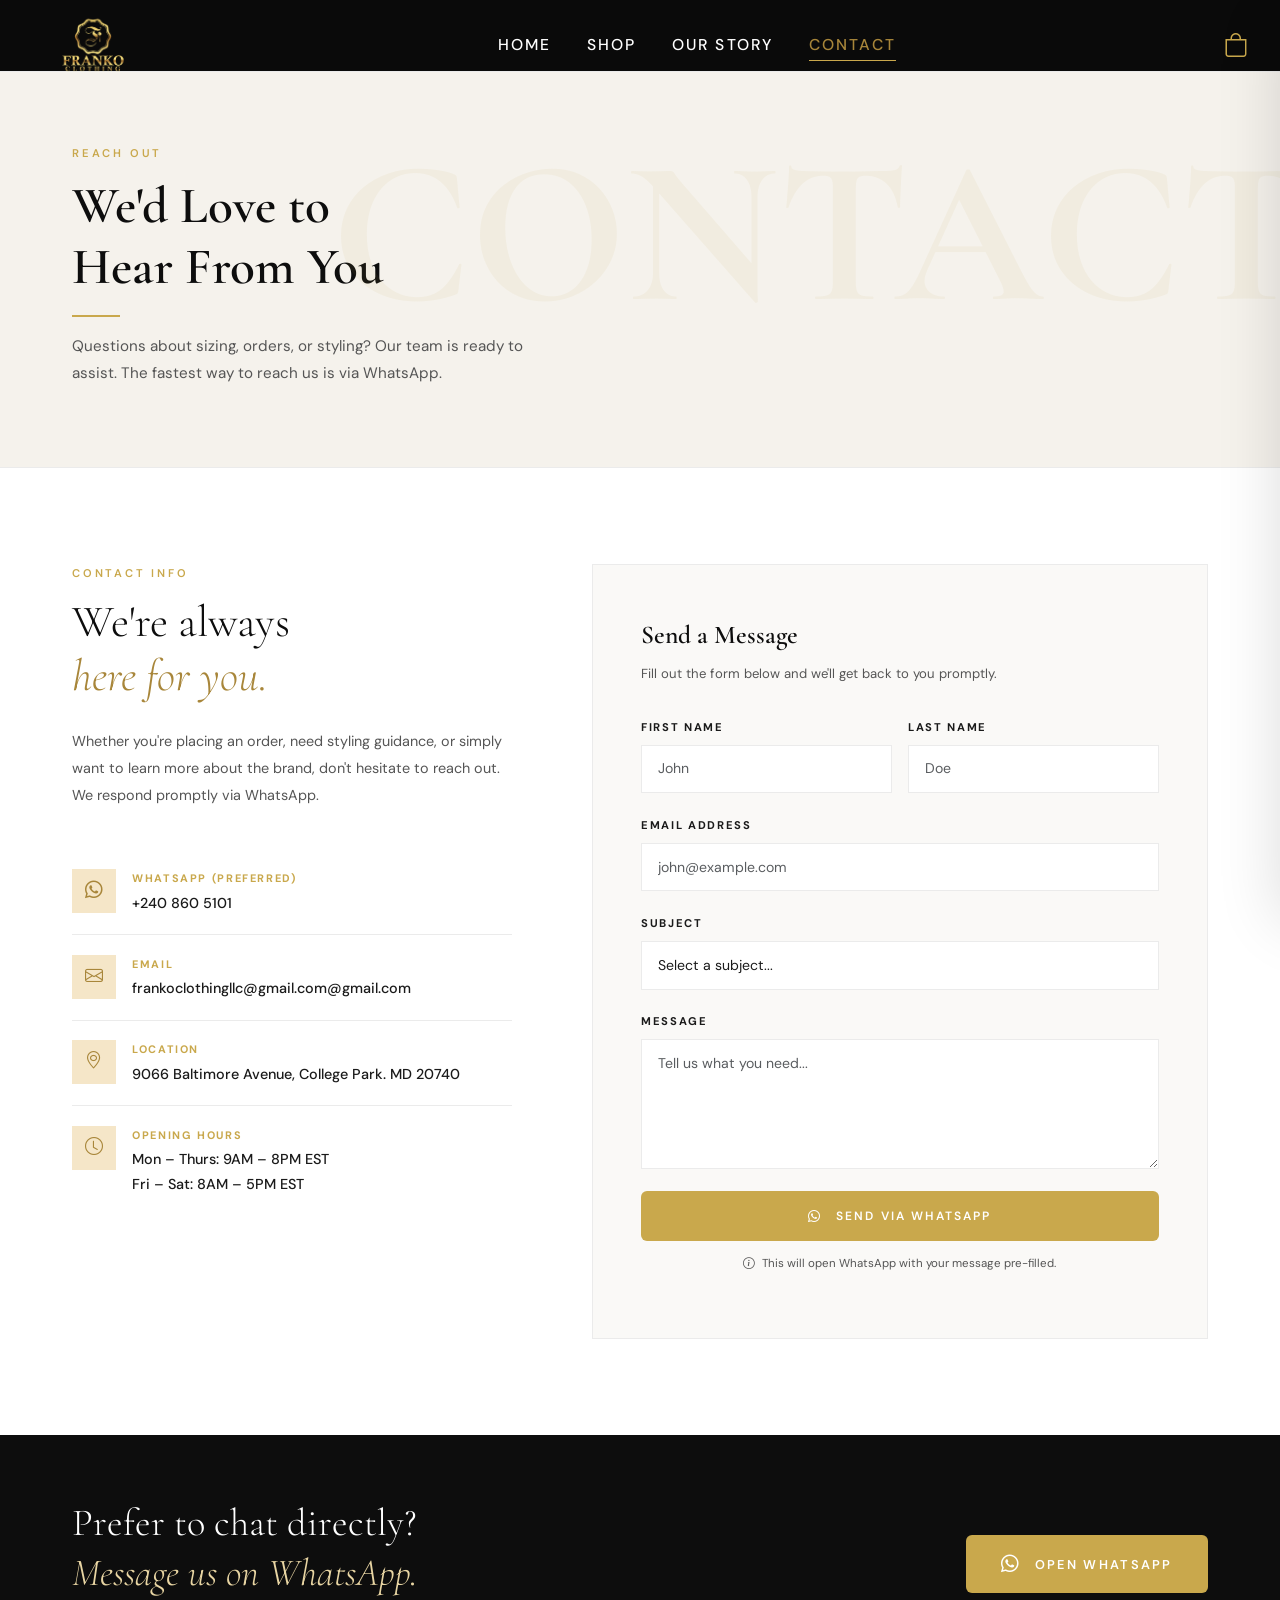
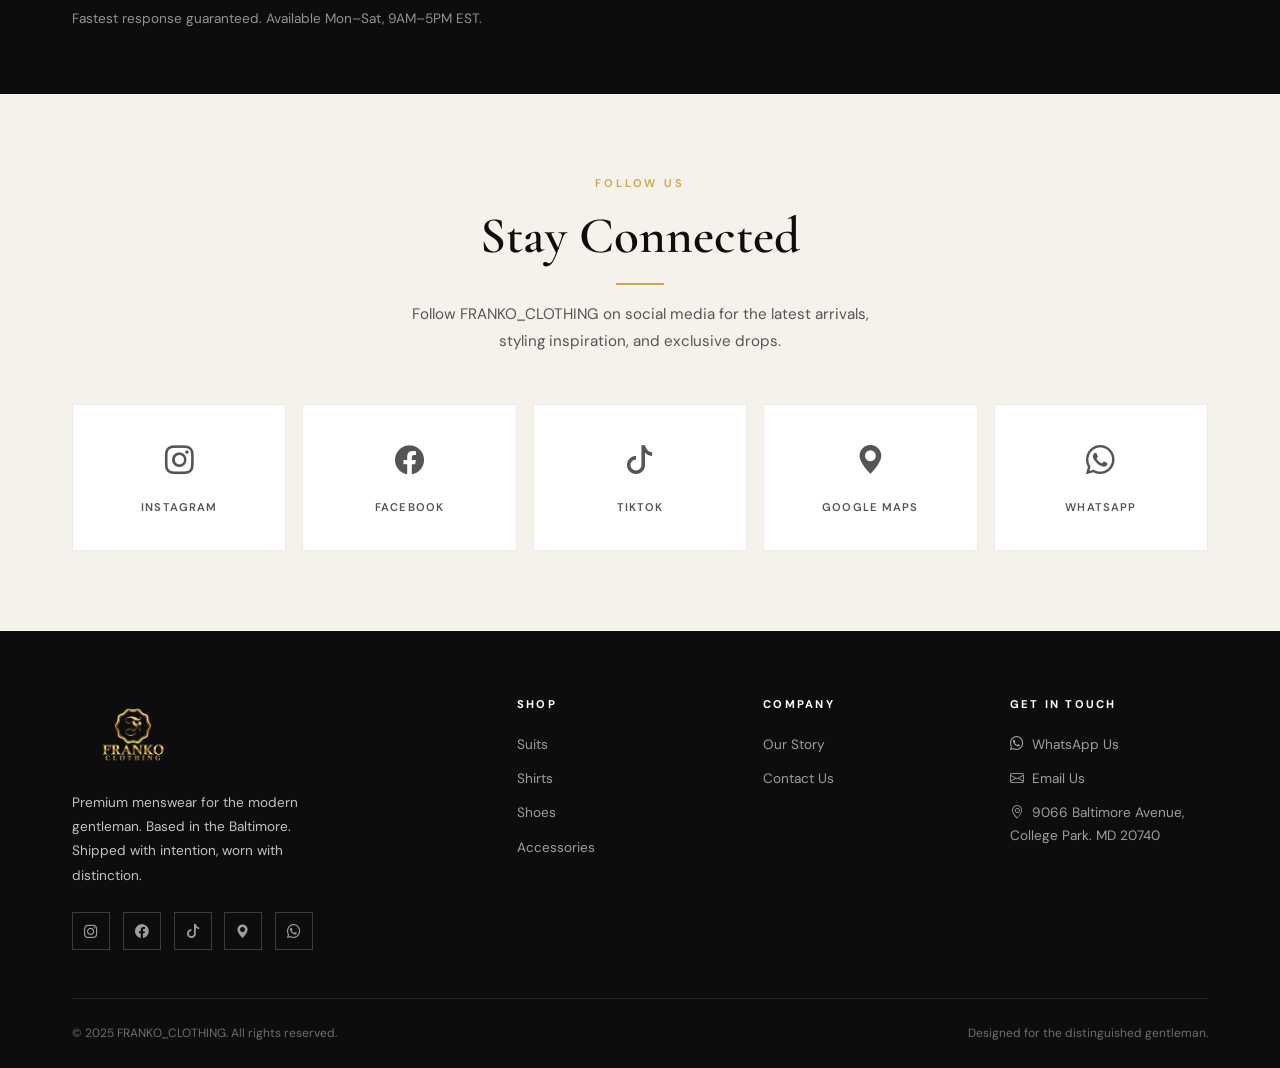
<file: franko-clothing/pages/contact.html>
<!DOCTYPE html>
<html lang="en">
<head>
  <meta charset="UTF-8" />
  <meta name="viewport" content="width=device-width, initial-scale=1.0" />
  <title>Contact — FRANKO_CLOTHING CLOTHING</title>
  <meta name="description" content="Get in touch with FRANKO_CLOTHING CLOTHING. DM us on WhatsApp for orders, questions, and styling advice." />

  <link href="https://cdn.jsdelivr.net/npm/bootstrap@5.3.2/dist/css/bootstrap.min.css" rel="stylesheet" />
  <link href="https://cdn.jsdelivr.net/npm/bootstrap-icons@1.11.3/font/bootstrap-icons.min.css" rel="stylesheet" />
  <link rel="stylesheet" href="../css/style.css" />

  <style>
    /* ---- PAGE HEADER ---- */
    .contact-hero {
      background: var(--cream);
      padding: 9rem 0 4rem;
      border-bottom: 1px solid var(--border);
      position: relative;
      overflow: hidden;
    }

    .contact-hero::after {
      content: 'CONTACT';
      position: absolute;
      right: -2rem;
      top: 50%;
      transform: translateY(-50%);
      font-family: var(--font-display);
      font-size: clamp(6rem, 16vw, 14rem);
      font-weight: 700;
      color: rgba(201,168,76,0.07);
      line-height: 1;
      pointer-events: none;
      user-select: none;
    }

    /* ---- CONTACT MAIN ---- */
    .contact-section {
      padding: 6rem 0;
      background: var(--white);
    }

    .contact-grid {
      display: grid;
      grid-template-columns: 1fr 1.4fr;
      gap: 5rem;
      align-items: start;
    }

    /* Left: Info */
    .contact-info-label {
      font-size: 0.7rem;
      font-weight: 600;
      letter-spacing: 0.25em;
      text-transform: uppercase;
      color: var(--gold);
      margin-bottom: 0.8rem;
    }

    .contact-info-title {
      font-family: var(--font-display);
      font-size: clamp(2rem, 3.5vw, 3rem);
      font-weight: 300;
      line-height: 1.2;
      color: var(--black);
      margin-bottom: 1.5rem;
    }

    .contact-info-title em {
      font-style: italic;
      color: var(--gold-dark);
    }

    .contact-info-text {
      font-size: 0.9rem;
      color: var(--mid);
      line-height: 1.9;
      margin-bottom: 2.5rem;
    }

    /* Contact detail items */
    .contact-detail {
      display: flex;
      gap: 1rem;
      align-items: flex-start;
      padding: 1.2rem 0;
      border-bottom: 1px solid var(--border);
    }

    .contact-detail:last-of-type {
      border-bottom: none;
    }

    .contact-detail-icon {
      width: 44px;
      height: 44px;
      background: var(--champagne);
      display: flex;
      align-items: center;
      justify-content: center;
      color: var(--gold-dark);
      font-size: 1.1rem;
      flex-shrink: 0;
    }

    .contact-detail-label {
      font-size: 0.68rem;
      font-weight: 700;
      letter-spacing: 0.15em;
      text-transform: uppercase;
      color: var(--gold);
      margin-bottom: 0.2rem;
    }

    .contact-detail-value {
      font-size: 0.9rem;
      color: var(--dark);
      font-weight: 500;
    }

    .contact-detail-value a {
      color: var(--dark);
      transition: var(--transition);
    }

    .contact-detail-value a:hover {
      color: var(--gold-dark);
    }

    /* ---- FORM SIDE ---- */
    .contact-form-wrap {
      background: var(--off-white);
      padding: 3rem;
      border: 1px solid var(--border);
    }

    .form-heading {
      font-family: var(--font-display);
      font-size: 1.6rem;
      font-weight: 600;
      color: var(--black);
      margin-bottom: 0.4rem;
    }

    .form-subtext {
      font-size: 0.82rem;
      color: var(--mid);
      margin-bottom: 2rem;
    }

    .form-group {
      margin-bottom: 1.4rem;
    }

    .form-label {
      font-size: 0.7rem;
      font-weight: 700;
      letter-spacing: 0.15em;
      text-transform: uppercase;
      color: var(--dark);
      margin-bottom: 0.5rem;
      display: block;
    }

    .form-control,
    .form-select {
      width: 100%;
      border: 1px solid var(--border);
      background: var(--white);
      padding: 0.8rem 1rem;
      font-family: var(--font-body);
      font-size: 0.88rem;
      color: var(--dark);
      outline: none;
      transition: var(--transition);
      border-radius: 0;
    }

    .form-control:focus,
    .form-select:focus {
      border-color: var(--gold);
      box-shadow: 0 0 0 3px rgba(201,168,76,0.12);
    }

    textarea.form-control {
      resize: vertical;
      min-height: 130px;
    }

    .form-row {
      display: grid;
      grid-template-columns: 1fr 1fr;
      gap: 1rem;
    }

    /* WhatsApp primary CTA */
    .whatsapp-cta-block {
      background: var(--black);
      padding: 4rem 0;
    }

    .whatsapp-cta-inner {
      display: flex;
      align-items: center;
      justify-content: space-between;
      gap: 2rem;
      flex-wrap: wrap;
    }

    .whatsapp-cta-text {
      font-family: var(--font-display);
      font-size: clamp(1.6rem, 3vw, 2.4rem);
      font-weight: 300;
      color: var(--white);
      line-height: 1.3;
    }

    .whatsapp-cta-text em {
      font-style: italic;
      color: var(--gold-light);
    }

    .whatsapp-cta-sub {
      font-size: 0.85rem;
      color: rgba(255,255,255,0.55);
      margin-top: 0.5rem;
    }

    /* Social follow section */
    .social-section {
      padding: 5rem 0;
      background: var(--cream);
    }

    .social-grid {
      display: grid;
      grid-template-columns: repeat(5, 1fr);
      gap: 1rem;
      margin-top: 3rem;
    }

    .social-card {
      display: flex;
      flex-direction: column;
      align-items: center;
      justify-content: center;
      gap: 0.8rem;
      padding: 2rem 1rem;
      background: var(--white);
      border: 1px solid var(--border);
      text-decoration: none;
      transition: var(--transition);
    }

    .social-card i {
      font-size: 1.8rem;
      color: var(--mid);
      transition: var(--transition);
    }

    .social-card span {
      font-size: 0.7rem;
      font-weight: 600;
      letter-spacing: 0.1em;
      text-transform: uppercase;
      color: var(--mid);
    }

    .social-card:hover {
      border-color: var(--gold);
      transform: translateY(-4px);
      box-shadow: var(--shadow-sm);
    }

    .social-card:hover i {
      color: var(--gold);
    }

    .social-card:hover span {
      color: var(--gold-dark);
    }

    @media (max-width: 992px) {
      .contact-grid { grid-template-columns: 1fr; gap: 3rem; }
      .social-grid { grid-template-columns: repeat(3, 1fr); }
    }

    @media (max-width: 576px) {
      .contact-form-wrap { padding: 2rem 1.5rem; }
      .form-row { grid-template-columns: 1fr; }
      .social-grid { grid-template-columns: repeat(2, 1fr); }
      .whatsapp-cta-inner { flex-direction: column; text-align: center; }
    }
  </style>
</head>
<body>

<!-- NAVIGATION -->
<nav class="navbar">
  <a href="../index.html" class="navbar-brand"><img src="../images/logo.png" alt="FRANKO_CLOTHING CLOTHING" class="nav-logo"></a>
  <div class="nav-links">
    <a href="../index.html">Home</a>
    <a href="shop.html">Shop</a>
    <a href="about.html">Our Story</a>
    <a href="contact.html" class="active">Contact</a>
  </div>
  <div class="d-flex align-items-center gap-3">
    <div class="nav-cart" onclick="openCart()" title="View Cart">
      <i class="bi bi-bag"></i>
      <span class="cart-badge" style="display:none;">0</span>
    </div>
    <button class="hamburger" id="hamburger"><span></span><span></span><span></span></button>
  </div>
</nav>

<div class="mobile-nav" id="mobileNav">
  <a href="../index.html">Home</a>
  <a href="shop.html">Shop</a>
  <a href="about.html">Our Story</a>
  <a href="contact.html">Contact</a>
</div>

<!-- ===================== PAGE HERO ===================== -->
<section class="contact-hero">
  <div class="container">
    <div class="reveal">
      <div class="section-label">Reach Out</div>
      <h1 class="section-title">We'd Love to<br>Hear From You</h1>
      <div class="gold-line"></div>
      <p class="section-subtitle mt-3">
        Questions about sizing, orders, or styling? Our team is ready to assist.
        The fastest way to reach us is via WhatsApp.
      </p>
    </div>
  </div>
</section>

<!-- ===================== SECTION 1: CONTACT MAIN ===================== -->
<section class="contact-section">
  <div class="container">
    <div class="contact-grid">

      <!-- Left: Info block -->
      <div class="reveal reveal-left">
        <div class="contact-info-label">Contact Info</div>
        <h2 class="contact-info-title">
          We're always<br><em>here for you.</em>
        </h2>
        <p class="contact-info-text">
          Whether you're placing an order, need styling guidance, or simply want
          to learn more about the brand, don't hesitate to reach out. We respond
          promptly via WhatsApp.
        </p>

        <!-- WhatsApp -->
        <div class="contact-detail">
          <div class="contact-detail-icon"><i class="bi bi-whatsapp"></i></div>
          <div>
            <div class="contact-detail-label">WhatsApp (Preferred)</div>
            <div class="contact-detail-value">
              <a href="https://wa.me/2408605101">+240 860 5101</a>
            </div>
          </div>
        </div>

        <!-- Email -->
        <div class="contact-detail">
          <div class="contact-detail-icon"><i class="bi bi-envelope"></i></div>
          <div>
            <div class="contact-detail-label">Email</div>
            <div class="contact-detail-value">
              <a href="mailto:frankoclothingllc@gmail.com@gmail.com">frankoclothingllc@gmail.com@gmail.com</a>
            </div>
          </div>
        </div>

        <!-- Location -->
        <div class="contact-detail">
          <div class="contact-detail-icon"><i class="bi bi-geo-alt"></i></div>
          <div>
            <div class="contact-detail-label">Location</div>
            <div class="contact-detail-value">9066 Baltimore Avenue, College Park. MD 20740</div>
          </div>
        </div>

        <!-- Hours -->
        <div class="contact-detail">
          <div class="contact-detail-icon"><i class="bi bi-clock"></i></div>
          <div>
            <div class="contact-detail-label">Opening Hours</div>
            <div class="contact-detail-value">Mon – Thurs: 9AM – 8PM EST</div>
            <div class="contact-detail-value">Fri – Sat: 8AM – 5PM EST</div>
          </div>
        </div>
      </div>

      <!-- Right: Contact Form -->
      <div class="reveal reveal-right">
        <div class="contact-form-wrap">
          <div class="form-heading">Send a Message</div>
          <p class="form-subtext">Fill out the form below and we'll get back to you promptly.</p>

          <!-- Note: Form submits via WhatsApp. No backend required. -->
          <div>
            <div class="form-row">
              <div class="form-group">
                <label class="form-label" for="firstName">First Name</label>
                <input type="text" class="form-control" id="firstName" placeholder="John" />
              </div>
              <div class="form-group">
                <label class="form-label" for="lastName">Last Name</label>
                <input type="text" class="form-control" id="lastName" placeholder="Doe" />
              </div>
            </div>

            <div class="form-group">
              <label class="form-label" for="email">Email Address</label>
              <input type="email" class="form-control" id="email" placeholder="john@example.com" />
            </div>

            <div class="form-group">
              <label class="form-label" for="subject">Subject</label>
              <select class="form-control form-select" id="subject">
                <option value="">Select a subject...</option>
                <option>Place an Order</option>
                <option>Product Inquiry</option>
                <option>Sizing Help</option>
                <option>Shipping Question</option>
                <option>General Inquiry</option>
              </select>
            </div>

            <div class="form-group">
              <label class="form-label" for="message">Message</label>
              <textarea class="form-control" id="message" placeholder="Tell us what you need..."></textarea>
            </div>

            <!-- Submit sends to WhatsApp with form content -->
            <button class="btn btn-primary w-100 justify-content-center" onclick="submitContactForm()" style="padding:1rem;">
              <i class="bi bi-whatsapp"></i> &nbsp;Send via WhatsApp
            </button>

            <p style="font-size:0.72rem; color:var(--mid); text-align:center; margin-top:0.8rem;">
              <i class="bi bi-info-circle me-1"></i>
              This will open WhatsApp with your message pre-filled.
            </p>
          </div>
        </div>
      </div>

    </div>
  </div>
</section>

<!-- =====================
     SECTION 2: WHATSAPP CTA
     ===================== -->
<section class="whatsapp-cta-block">
  <div class="container">
    <div class="whatsapp-cta-inner reveal">
      <div>
        <div class="whatsapp-cta-text">
          Prefer to chat directly?<br>
          <em>Message us on WhatsApp.</em>
        </div>
        <div class="whatsapp-cta-sub">
          Fastest response guaranteed. Available Mon–Sat, 9AM–5PM EST.
        </div>
      </div>
      <a href="https://wa.me/2347068935733" target="_blank" class="btn btn-primary" style="font-size:0.8rem; padding:1rem 2.2rem;">
        <i class="bi bi-whatsapp" style="font-size:1.1rem;"></i> &nbsp;Open WhatsApp
      </a>
    </div>
  </div>
</section>

<!-- =====================
     SECTION 3: SOCIAL LINKS
     ===================== -->
<section class="social-section">
  <div class="container">
    <div class="text-center reveal">
      <div class="section-label">Follow Us</div>
      <h2 class="section-title">Stay Connected</h2>
      <div class="gold-line centered"></div>
      <p class="section-subtitle mt-3 mx-auto">
        Follow FRANKO_CLOTHING on social media for the latest arrivals,
        styling inspiration, and exclusive drops.
      </p>
    </div>

    <div class="social-grid stagger-children">
      <a href="https://www.instagram.com/franko_budjet?igsh=eThvZTBqY2NsdGg0" class="social-card reveal" title="Follow on Instagram" target="_blank">
        <i class="bi bi-instagram"></i>
        <span>Instagram</span>
      </a>
      <a href="https://www.facebook.com/share/1F2oCNVqxN/" class="social-card reveal" title="Follow on Facebook" target="_blank">
        <i class="bi bi-facebook"></i>
        <span>Facebook</span>
      </a>
      <a href="https://www.tiktok.com/@thearenaoffashion?_r=1&_t=ZT-95EBECxkHXC" class="social-card reveal" title="Follow on TikTok" target="_blank">
        <i class="bi bi-tiktok"></i>
        <span>TikTok</span>
      </a>
      <a href="https://maps.app.goo.gl/1bZXSBhwNqYVZpEu7" class="social-card reveal" title="View on Google Maps" target="_blank">
  <i class="bi bi-geo-alt-fill"></i>
  <span>Google Maps</span>
</a>
      <a href="https://wa.me/2408605101" class="social-card reveal" title="Chat on WhatsApp" target="_blank">
        <i class="bi bi-whatsapp"></i>
        <span>WhatsApp</span>
      </a>
    </div>
  </div>
</section>

<!-- FOOTER -->
<footer class="footer">
  <div class="container">
    <div class="footer-grid">
      <div class="reveal">
        <div class="footer-brand-name"><a href="index.html" class="navbar-brand"><img src="../images/logo.png" alt="FRANKO_CLOTHING"      class="nav-logo" style="height: 80px; width: auto;"></a>
        </div>
        <p class="footer-tagline">Premium menswear for the modern gentleman. Based in the Baltimore. Shipped with intention, worn with distinction.</p>
        <div class="social-links">
          <a href="https://www.instagram.com/franko_budjet?igsh=eThvZTBqY2NsdGg0" class="social-link" title="Instagram"><i class="bi bi-instagram"></i></a>
          <a href="https://www.facebook.com/share/1F2oCNVqxN/" class="social-link" title="Facebook"><i class="bi bi-facebook"></i></a>
          <a href="https://www.tiktok.com/@thearenaoffashion?_r=1&_t=ZT-95EBECxkHXC" class="social-link" title="TikTok"><i class="bi bi-tiktok"></i></a>
          <a href="https://https://maps.app.goo.gl/1bZXSBhwNqYVZpEu7" class="social-link" title="google-maps"><i class="bi bi-geo-alt-fill"></i></a>
          <a href="https://wa.me/2408605101" class="social-link" title="WhatsApp"><i class="bi bi-whatsapp"></i></a>
        </div>
      </div>
      <div class="reveal">
        <div class="footer-heading">Shop</div>
        <div class="footer-links">
          <a href="shop.html?cat=suits">Suits</a>
          <a href="shop.html?cat=shirts">Shirts</a>
          <a href="shop.html?cat=shoes">Shoes</a>
          <a href="shop.html?cat=accessories">Accessories</a>
        </div>
      </div>
      <div class="reveal">
        <div class="footer-heading">Company</div>
        <div class="footer-links">
          <a href="about.html">Our Story</a>
          <a href="contact.html">Contact Us</a>
        </div>
      </div>
      <div class="reveal">
        <div class="footer-heading">Get in Touch</div>
        <div class="footer-links">
          <a href="https://wa.me/2408605101"><i class="bi bi-whatsapp me-2"></i>WhatsApp Us</a>
          <a href="mailto:mailto:frankoclothingllc@gmail.com@gmail.com"><i class="bi bi-envelope me-2"></i>Email Us</a>
          <a href="https://maps.app.goo.gl/1bZXSBhwNqYVZpEu7" target="_blank"><i class="bi bi-geo-alt me-2"></i>9066 Baltimore Avenue, College Park. MD 20740</a>
        </div>
      </div>
    </div>
    <div class="footer-bottom">
      <span>&copy; 2025 FRANKO_CLOTHING. All rights reserved.</span>
      <span>Designed for the distinguished gentleman.</span>
    </div>
  </div>
</footer>

<!-- CART SIDEBAR -->
<div class="cart-overlay" id="cartOverlay"></div>
<div class="cart-sidebar" id="cartSidebar">
  <div class="cart-header">
    <h3>Your Cart</h3>
    <button class="cart-close" onclick="closeCart()"><i class="bi bi-x-lg"></i></button>
  </div>
  <div class="cart-items" id="cartItems"></div>
  <div class="cart-footer">
    <div class="cart-total"><span>Total</span><span id="cartTotal">$0</span></div>
    <button class="btn btn-primary cart-checkout-btn" onclick="checkoutViaWhatsApp()">
      <i class="bi bi-whatsapp"></i> Checkout via WhatsApp
    </button>
  </div>
</div>

<script src="https://cdn.jsdelivr.net/npm/bootstrap@5.3.2/dist/js/bootstrap.bundle.min.js"></script>
<script src="../js/main.js"></script>
<script>
  /* Build WhatsApp message from contact form fields and open chat */
  function submitContactForm() {
    const first    = document.getElementById('firstName').value.trim();
    const last     = document.getElementById('lastName').value.trim();
    const email    = document.getElementById('email').value.trim();
    const subject  = document.getElementById('subject').value;
    const message  = document.getElementById('message').value.trim();

    /* Require at least name and message */
    if (!first || !message) {
      alert('Please fill in your name and message before submitting.');
      return;
    }

    const name    = [first, last].filter(Boolean).join(' ');
    const subLine = subject ? `*Subject:* ${subject}\n` : '';
    const emailLine = email ? `*Email:* ${email}\n` : '';

    const text = `Hello FRANKO_CLOTHING CLOTHING 👋\n\n*Name:* ${name}\n${emailLine}${subLine}\n${message}`;
    const url  = `https://wa.me/2347068935733?text=${encodeURIComponent(text)}`;
    window.open(url, '_blank');
  }
</script>
</body>
</html>
</file>
<file: franko-clothing/css/style.css>
/* =========================================
   FRANKO CLOTHING - Main Stylesheet
   Palette: Pure White + Gold/Champagne Accent
   Fonts: Cormorant Garamond (display) + DM Sans (body)
   ========================================= */

@import url('https://fonts.googleapis.com/css2?family=Cormorant+Garamond:ital,wght@0,300;0,400;0,600;0,700;1,300;1,400&family=DM+Sans:wght@300;400;500;600&display=swap');

/* CSS Variables */
:root {
  --white: #ffffff;
  --off-white: #faf9f7;
  --cream: #f5f2ec;
  --gold: #c9a84c;
  --gold-light: #e8d5a3;
  --gold-dark: #a8863a;
  --champagne: #f5e6c8;
  --black: #0d0d0d;
  --dark: #1a1a1a;
  --mid: #555555;
  --light-gray: #e8e8e8;
  --border: #ebebeb;

  --font-display: 'Cormorant Garamond', Georgia, serif;
  --font-body: 'DM Sans', sans-serif;

  --transition: all 0.35s cubic-bezier(0.4, 0, 0.2, 1);
  --shadow-sm: 0 2px 12px rgba(0,0,0,0.06);
  --shadow-md: 0 8px 30px rgba(0,0,0,0.1);
  --shadow-lg: 0 20px 60px rgba(0,0,0,0.14);
  --radius: 2px;
}

/* Reset & Base */
*, *::before, *::after {
  margin: 0;
  padding: 0;
  box-sizing: border-box;
}

html {
  scroll-behavior: smooth;
  font-size: 16px;
}

body {
  font-family: var(--font-body);
  background: var(--white);
  color: var(--dark);
  line-height: 1.7;
  overflow-x: hidden;
}

img {
  display: block;
  width: 100%;
  object-fit: cover;
}

a {
  text-decoration: none;
  color: inherit;
  transition: var(--transition);
}

ul {
  list-style: none;
}

/* =========================================
   SCROLL REVEAL ANIMATIONS
   ========================================= */
.reveal {
  opacity: 0;
  transform: translateY(40px);
  transition: opacity 0.7s ease, transform 0.7s ease;
}

.reveal.reveal-left {
  transform: translateX(-50px);
}

.reveal.reveal-right {
  transform: translateX(50px);
}

.reveal.reveal-scale {
  transform: scale(0.92);
}

.reveal.visible {
  opacity: 1;
  transform: none;
}

/* Stagger delays for children */
.stagger-children .reveal:nth-child(1) { transition-delay: 0s; }
.stagger-children .reveal:nth-child(2) { transition-delay: 0.1s; }
.stagger-children .reveal:nth-child(3) { transition-delay: 0.2s; }
.stagger-children .reveal:nth-child(4) { transition-delay: 0.3s; }
.stagger-children .reveal:nth-child(5) { transition-delay: 0.4s; }
.stagger-children .reveal:nth-child(6) { transition-delay: 0.5s; }

/* =========================================
   NAVIGATION
   ========================================= */
.navbar {
  position: fixed;
  top: 0;
  left: 0;
  width: 100%;
  z-index: 1000;
  padding: 0 2rem;
  height: 72px;
  display: flex;
  align-items: center;
  justify-content: space-between;
  background: rgba(0, 0, 0, 0.96);
  backdrop-filter: blur(12px);
  border-bottom: 1px solid var(--border);
  transition: var(--transition);
}

.navbar.scrolled {
  box-shadow: var(--shadow-sm);
}

.navbar-brand {
  font-family: var(--font-display);
  font-size: 1.6rem;
  font-weight: 700;
  letter-spacing: 0.12em;
  color: var(--black);
  text-transform: uppercase;
}

/* Logo image in navbar */
.nav-logo {
  height: 80px;
  width: auto;
  margin-bottom: 0.2rem;
  display: block;
  object-fit: contain;
}

.nav-links {
  display: flex;
  align-items: center;
  gap: 2.2rem;
}

.nav-links a {
  font-family: var(--font-body);
  font-size: 0.98rem;
  font-weight: 500;
  letter-spacing: 0.14em;
  text-transform: uppercase;
  color: var(--white);
  position: relative;
  padding-bottom: 3px;
}

.nav-links a::after {
  content: '';
  position: absolute;
  bottom: 0;
  left: 0;
  width: 0;
  height: 1px;
  background: var(--gold);
  transition: width 0.3s ease;
}

.nav-links a:hover::after,
.nav-links a.active::after {
  width: 100%;
}

.nav-links a:hover,
.nav-links a.active {
  color: var(--gold-dark);
}

/* Cart Icon in Nav */
.nav-cart {
  position: relative;
  cursor: pointer;
  color: var(--gold);
  font-size: 1.5rem;
  transition: var(--transition);
}

.nav-cart:hover {
  color: var(--gold);
}

.cart-badge {
  position: absolute;
  top: -8px;
  right: -8px;
  background: var(--gold);
  color: var(--white);
  font-size: 0.6rem;
  font-weight: 600;
  width: 18px;
  height: 18px;
  border-radius: 50%;
  display: flex;
  align-items: center;
  justify-content: center;
}

/* Mobile Hamburger */
.hamburger {
  display: none;
  flex-direction: column;
  gap: 5px;
  cursor: pointer;
  background: none;
  border: none;
  padding: 4px;
}

.hamburger span {
  display: block;
  width: 24px;
  height: 2px;
  background: var(--gold);
  transition: var(--transition);
}

/* Mobile Nav Drawer */
.mobile-nav {
  display: none;
  position: fixed;
  top: 72px;
  left: 0;
  width: 100%;
  background: var(--white);
  border-bottom: 1px solid var(--border);
  padding: 1.5rem 2rem;
  z-index: 999;
  flex-direction: column;
  gap: 1.2rem;
  box-shadow: var(--shadow-md);
}

.mobile-nav.open {
  display: flex;
}

.mobile-nav a {
  font-size: 0.85rem;
  font-weight: 500;
  letter-spacing: 0.12em;
  text-transform: uppercase;
  color: var(--dark);
  padding: 0.4rem 0;
  border-bottom: 1px solid var(--border);
}

/* =========================================
   BUTTONS
   ========================================= */
.btn {
  display: inline-flex;
  align-items: center;
  gap: 0.5rem;
  font-family: var(--font-body);
  font-size: 0.75rem;
  font-weight: 600;
  letter-spacing: 0.18em;
  text-transform: uppercase;
  padding: 0.85rem 2rem;
  border: none;
  cursor: pointer;
  transition: var(--transition);
  text-decoration: none;
}

.btn-primary {
  background: var(--gold);
  color: var(--white);
}

.btn-primary:hover {
  background: var(--gold-dark);
  transform: translateY(-2px);
  box-shadow: 0 8px 24px rgba(201, 168, 76, 0.35);
}

.btn-outline {
  background: transparent;
  color: var(--dark);
  border: 1px solid var(--dark);
}

.btn-outline:hover {
  background: var(--dark);
  color: var(--white);
  transform: translateY(-2px);
}

.btn-outline-gold {
  background: transparent;
  color: var(--gold);
  border: 1px solid var(--gold);
}

.btn-outline-gold:hover {
  background: var(--gold);
  color: var(--white);
  transform: translateY(-2px);
}

.btn-white {
  background: var(--white);
  color: var(--dark);
}

.btn-white:hover {
  background: var(--off-white);
  transform: translateY(-2px);
}

/* =========================================
   SECTION COMMON STYLES
   ========================================= */
.section-label {
  font-family: var(--font-body);
  font-size: 0.7rem;
  font-weight: 600;
  letter-spacing: 0.25em;
  text-transform: uppercase;
  color: var(--gold);
  margin-bottom: 0.8rem;
}

.section-title {
  font-family: var(--font-display);
  font-size: clamp(2rem, 4vw, 3.2rem);
  font-weight: 600;
  line-height: 1.2;
  color: var(--black);
}

.section-subtitle {
  font-size: 0.95rem;
  color: var(--mid);
  line-height: 1.8;
  max-width: 480px;
}

/* Gold divider line */
.gold-line {
  width: 48px;
  height: 2px;
  background: var(--gold);
  margin: 1rem 0;
}

.gold-line.centered {
  margin: 1rem auto;
}

/* =========================================
   PRODUCT CARD
   ========================================= */
.product-card {
  background: var(--white);
  border: 1px solid var(--border);
  transition: var(--transition);
  position: relative;
  overflow: hidden;
}

.product-card:hover {
  box-shadow: var(--shadow-md);
  transform: translateY(-4px);
}

.product-image {
  position: relative;
  overflow: hidden;
  aspect-ratio: 3/4;
  background: var(--cream);
}

.product-image img {
  height: 100%;
  transition: transform 0.6s ease;
}

.product-card:hover .product-image img {
  transform: scale(1.05);
}

.product-badge {
  position: absolute;
  top: 12px;
  left: 12px;
  background: var(--gold);
  color: var(--white);
  font-size: 0.6rem;
  font-weight: 700;
  letter-spacing: 0.1em;
  text-transform: uppercase;
  padding: 4px 10px;
  z-index: 2;
}

.product-actions-overlay {
  position: absolute;
  bottom: -60px;
  left: 0;
  width: 100%;
  background: rgba(13,13,13,0.85);
  backdrop-filter: blur(4px);
  padding: 0.8rem;
  display: flex;
  gap: 0.5rem;
  transition: bottom 0.35s ease;
  z-index: 3;
}

.product-card:hover .product-actions-overlay {
  bottom: 0;
}

.product-actions-overlay .btn {
  flex: 1;
  justify-content: center;
  padding: 0.6rem 0.8rem;
  font-size: 0.65rem;
}

.product-info {
  padding: 1rem 1.1rem 1.2rem;
}

.product-category {
  font-size: 0.65rem;
  font-weight: 600;
  letter-spacing: 0.18em;
  text-transform: uppercase;
  color: var(--gold);
  margin-bottom: 0.3rem;
}

.product-name {
  font-family: var(--font-display);
  font-size: 1.1rem;
  font-weight: 600;
  color: var(--black);
  margin-bottom: 0.4rem;
  line-height: 1.3;
}

.product-price {
  font-size: 0.9rem;
  font-weight: 600;
  color: var(--dark);
}

.product-price .original {
  text-decoration: line-through;
  color: var(--mid);
  font-weight: 400;
  margin-right: 0.5rem;
}

/* =========================================
   CART SIDEBAR
   ========================================= */
.cart-overlay {
  position: fixed;
  top: 0;
  left: 0;
  width: 100%;
  height: 100%;
  background: rgba(0,0,0,0.5);
  z-index: 2000;
  opacity: 0;
  pointer-events: none;
  transition: opacity 0.35s ease;
}

.cart-overlay.open {
  opacity: 1;
  pointer-events: all;
}

.cart-sidebar {
  position: fixed;
  top: 0;
  right: -420px;
  width: 420px;
  max-width: 100vw;
  height: 100%;
  background: var(--white);
  z-index: 2001;
  display: flex;
  flex-direction: column;
  transition: right 0.4s cubic-bezier(0.4,0,0.2,1);
  box-shadow: var(--shadow-lg);
}

.cart-sidebar.open {
  right: 0;
}

.cart-header {
  padding: 1.5rem 1.5rem 1rem;
  border-bottom: 1px solid var(--border);
  display: flex;
  align-items: center;
  justify-content: space-between;
}

.cart-header h3 {
  font-family: var(--font-display);
  font-size: 1.4rem;
  font-weight: 600;
}

.cart-close {
  background: none;
  border: none;
  font-size: 1.2rem;
  cursor: pointer;
  color: var(--mid);
  transition: var(--transition);
}

.cart-close:hover {
  color: var(--black);
}

.cart-items {
  flex: 1;
  overflow-y: auto;
  padding: 1rem 1.5rem;
}

.cart-empty {
  display: flex;
  flex-direction: column;
  align-items: center;
  justify-content: center;
  height: 100%;
  gap: 1rem;
  color: var(--mid);
}

.cart-empty i {
  font-size: 3rem;
  color: var(--light-gray);
}

.cart-item {
  display: flex;
  gap: 1rem;
  padding: 1rem 0;
  border-bottom: 1px solid var(--border);
}

.cart-item-img {
  width: 80px;
  height: 100px;
  flex-shrink: 0;
  background: var(--cream);
  overflow: hidden;
}

.cart-item-img img {
  height: 100%;
}

.cart-item-info {
  flex: 1;
}

.cart-item-name {
  font-family: var(--font-display);
  font-size: 1rem;
  font-weight: 600;
  margin-bottom: 0.2rem;
}

.cart-item-price {
  font-size: 0.85rem;
  color: var(--gold-dark);
  font-weight: 600;
  margin-bottom: 0.6rem;
}

.cart-item-qty {
  display: flex;
  align-items: center;
  gap: 0.6rem;
}

.qty-btn {
  width: 26px;
  height: 26px;
  border: 1px solid var(--border);
  background: none;
  cursor: pointer;
  font-size: 0.9rem;
  display: flex;
  align-items: center;
  justify-content: center;
  transition: var(--transition);
}

.qty-btn:hover {
  border-color: var(--gold);
  color: var(--gold);
}

.qty-num {
  font-size: 0.85rem;
  font-weight: 600;
  min-width: 20px;
  text-align: center;
}

.cart-item-remove {
  background: none;
  border: none;
  color: var(--mid);
  cursor: pointer;
  font-size: 0.8rem;
  margin-left: auto;
  align-self: flex-start;
  transition: var(--transition);
}

.cart-item-remove:hover {
  color: #c0392b;
}

.cart-footer {
  padding: 1.2rem 1.5rem 1.5rem;
  border-top: 1px solid var(--border);
}

.cart-total {
  display: flex;
  justify-content: space-between;
  align-items: center;
  margin-bottom: 1rem;
  padding-bottom: 1rem;
  border-bottom: 1px solid var(--border);
}

.cart-total span:first-child {
  font-size: 0.8rem;
  font-weight: 600;
  letter-spacing: 0.1em;
  text-transform: uppercase;
}

.cart-total span:last-child {
  font-family: var(--font-display);
  font-size: 1.4rem;
  font-weight: 700;
  color: var(--gold-dark);
}

.cart-checkout-btn {
  width: 100%;
  justify-content: center;
  padding: 1rem;
  font-size: 0.78rem;
}

/* =========================================
   FOOTER
   ========================================= */
.footer {
  background: var(--black);
  color: rgba(255,255,255,0.75);
  padding: 4rem 0 0;
}

.footer-grid {
  display: grid;
  grid-template-columns: 2fr 1fr 1fr 1fr;
  gap: 3rem;
  padding-bottom: 3rem;
  border-bottom: 1px solid rgba(255,255,255,0.1);
}

.footer-brand-name {
  font-family: var(--font-display);
  font-size: 1.8rem;
  font-weight: 700;
  color: var(--white);
  letter-spacing: 0.1em;
  margin-bottom: 1rem;
}

.footer-brand-name span {
  color: var(--gold);
}

.footer-tagline {
  font-size: 0.85rem;
  line-height: 1.8;
  margin-bottom: 1.5rem;
  max-width: 260px;
}

.social-links {
  display: flex;
  gap: 0.8rem;
}

.social-link {
  width: 38px;
  height: 38px;
  border: 1px solid rgba(255,255,255,0.2);
  display: flex;
  align-items: center;
  justify-content: center;
  color: rgba(255,255,255,0.6);
  font-size: 0.85rem;
  transition: var(--transition);
}

.social-link:hover {
  border-color: var(--gold);
  color: var(--gold);
  background: rgba(201,168,76,0.1);
}

.footer-heading {
  font-family: var(--font-body);
  font-size: 0.7rem;
  font-weight: 700;
  letter-spacing: 0.2em;
  text-transform: uppercase;
  color: var(--white);
  margin-bottom: 1.2rem;
}

.footer-links {
  display: flex;
  flex-direction: column;
  gap: 0.7rem;
}

.footer-links a {
  font-size: 0.85rem;
  color: rgba(255,255,255,0.6);
  transition: var(--transition);
}

.footer-links a:hover {
  color: var(--gold);
  padding-left: 4px;
}

.footer-bottom {
  padding: 1.5rem 0;
  display: flex;
  align-items: center;
  justify-content: space-between;
  font-size: 0.75rem;
  color: rgba(255,255,255,0.4);
}

/* =========================================
   PLACEHOLDER IMAGE STYLE
   ========================================= */
.img-placeholder {
  background: var(--cream);
  display: flex;
  flex-direction: column;
  align-items: center;
  justify-content: center;
  color: var(--gold);
  font-size: 0.7rem;
  font-weight: 600;
  letter-spacing: 0.1em;
  text-transform: uppercase;
  gap: 0.5rem;
  width: 100%;
  height: 100%;
  min-height: 220px;
}

.img-placeholder i {
  font-size: 2rem;
  opacity: 0.5;
}

/* =========================================
   FILTER TABS
   ========================================= */
.filter-tabs {
  display: flex;
  gap: 0;
  flex-wrap: wrap;
  border-bottom: 1px solid var(--border);
  margin-bottom: 2.5rem;
}

.filter-tab {
  font-family: var(--font-body);
  font-size: 0.75rem;
  font-weight: 600;
  letter-spacing: 0.14em;
  text-transform: uppercase;
  padding: 0.9rem 1.6rem;
  background: none;
  border: none;
  border-bottom: 2px solid transparent;
  cursor: pointer;
  color: var(--mid);
  transition: var(--transition);
  margin-bottom: -1px;
}

.filter-tab:hover {
  color: var(--dark);
}

.filter-tab.active {
  color: var(--gold-dark);
  border-bottom-color: var(--gold);
}

/* =========================================
   UTILITY CLASSES
   ========================================= */
.container {
  max-width: 1200px;
  margin: 0 auto;
  padding: 0 2rem;
}

.section-padding {
  padding: 6rem 0;
}

.text-center { text-align: center; }
.text-gold { color: var(--gold); }
.bg-cream { background: var(--cream); }
.bg-dark { background: var(--dark); }

/* =========================================
   RESPONSIVE
   ========================================= */
@media (max-width: 992px) {
  .footer-grid {
    grid-template-columns: 1fr 1fr;
  }
}

@media (max-width: 768px) {
  .nav-links {
    display: none;
  }

  .hamburger {
    display: flex;
  }

  .footer-grid {
    grid-template-columns: 1fr;
    gap: 2rem;
  }

  .footer-bottom {
    flex-direction: column;
    gap: 0.5rem;
    text-align: center;
  }

  .container {
    padding: 0 1.2rem;
  }

  .section-padding {
    padding: 4rem 0;
  }
}

@media (max-width: 480px) {
  .cart-sidebar {
    width: 100vw;
  }
}
</file>
